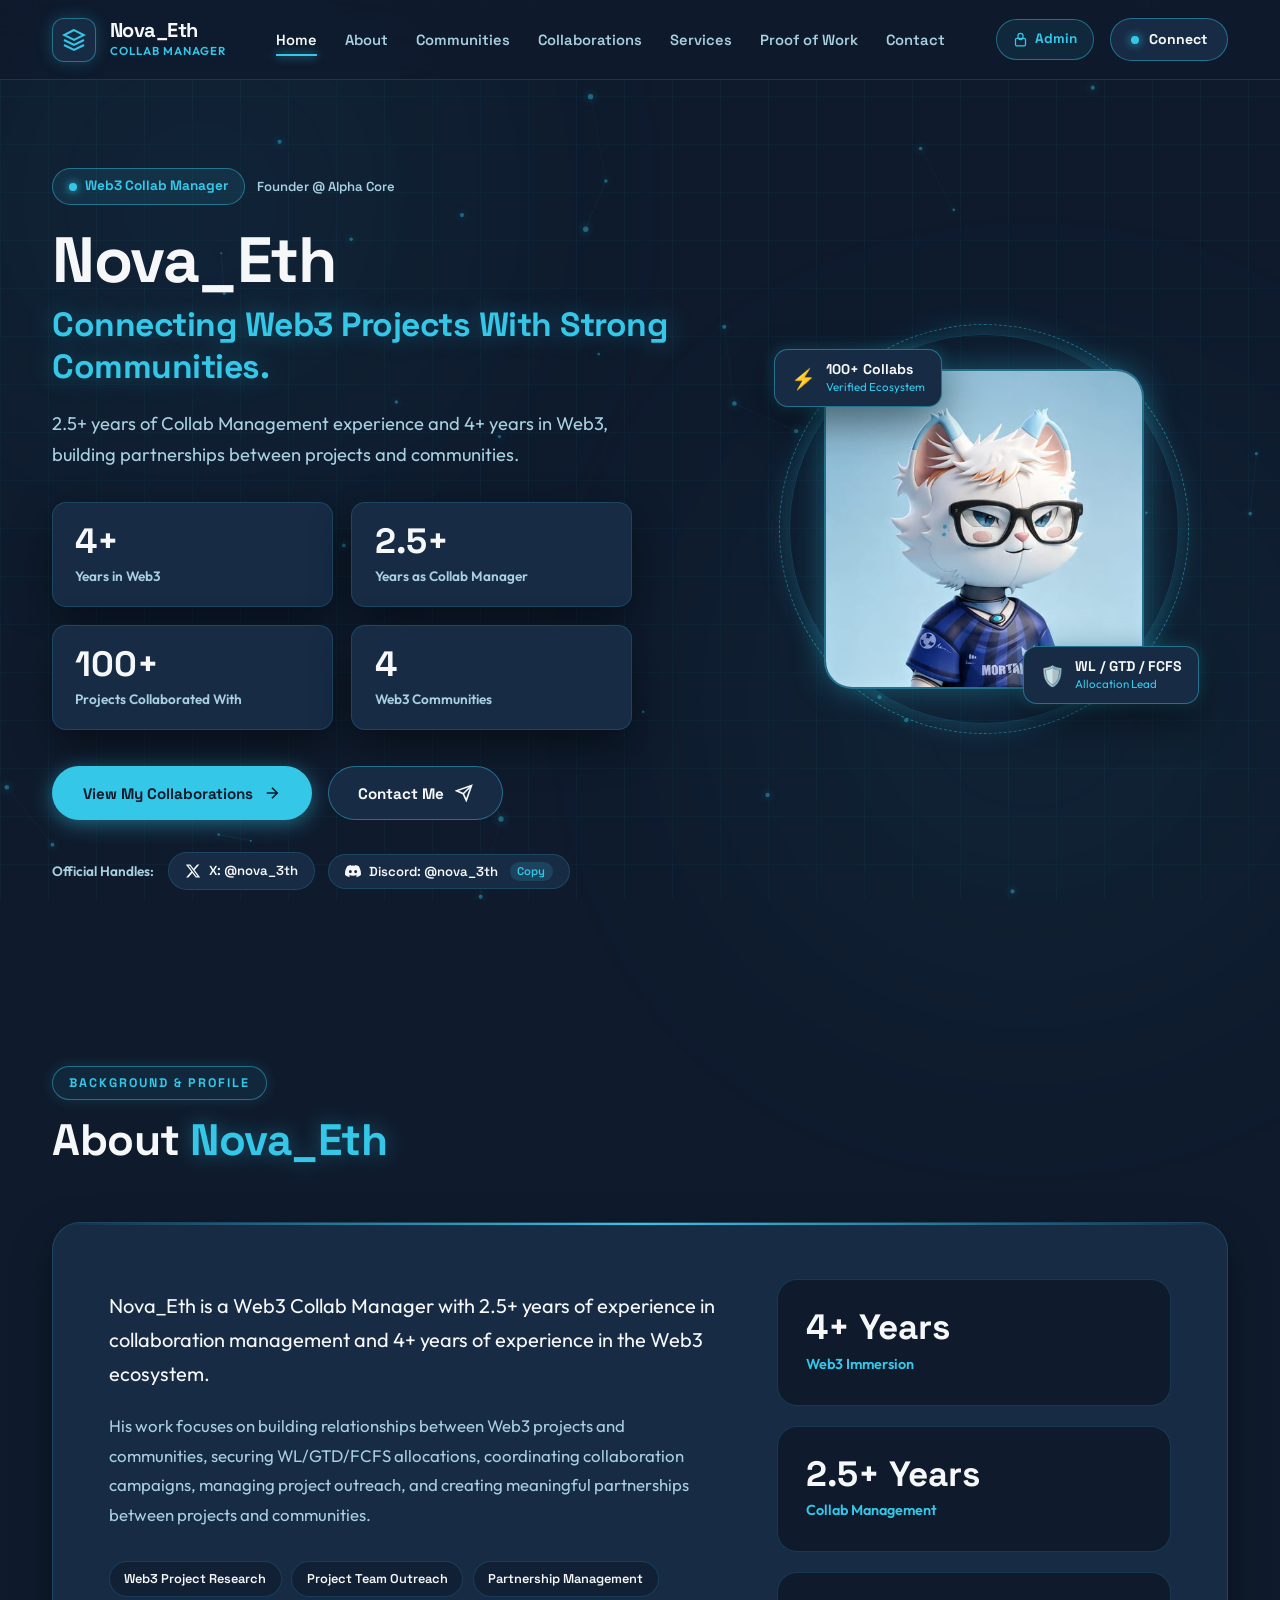
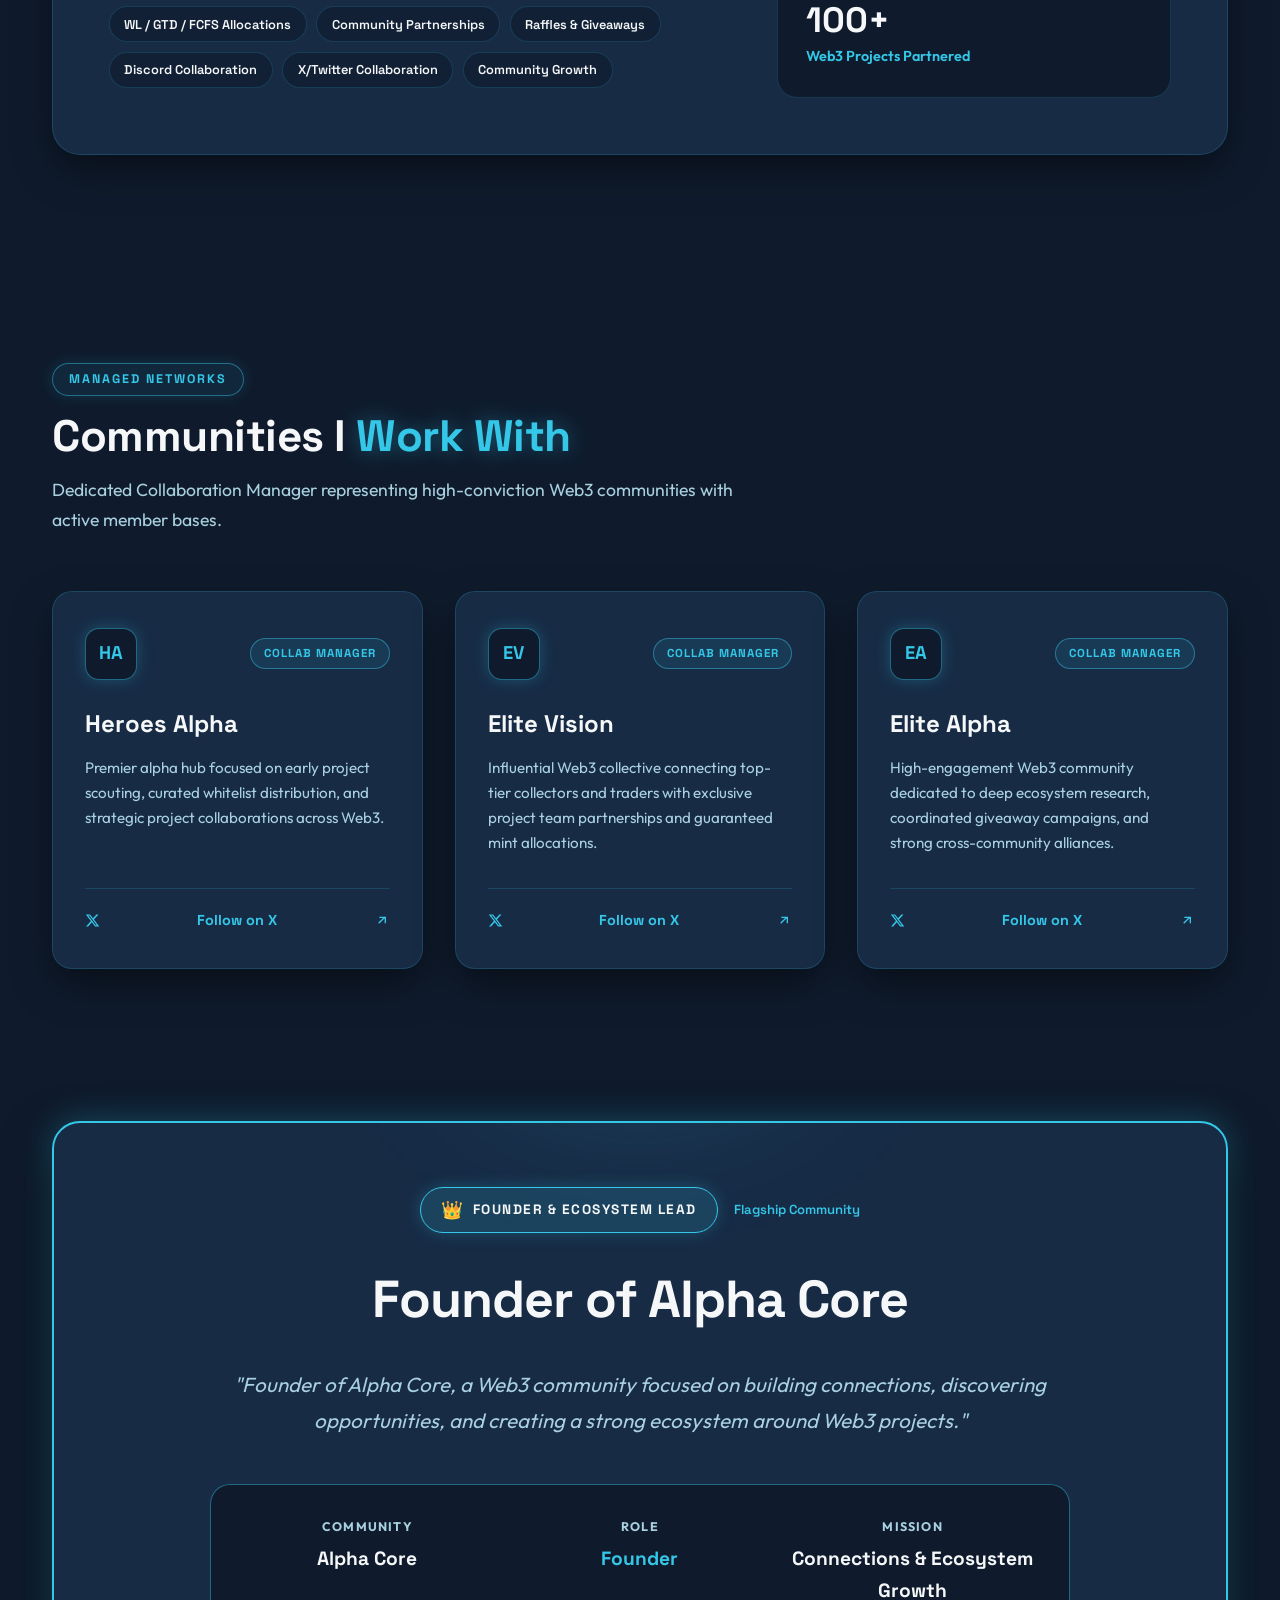
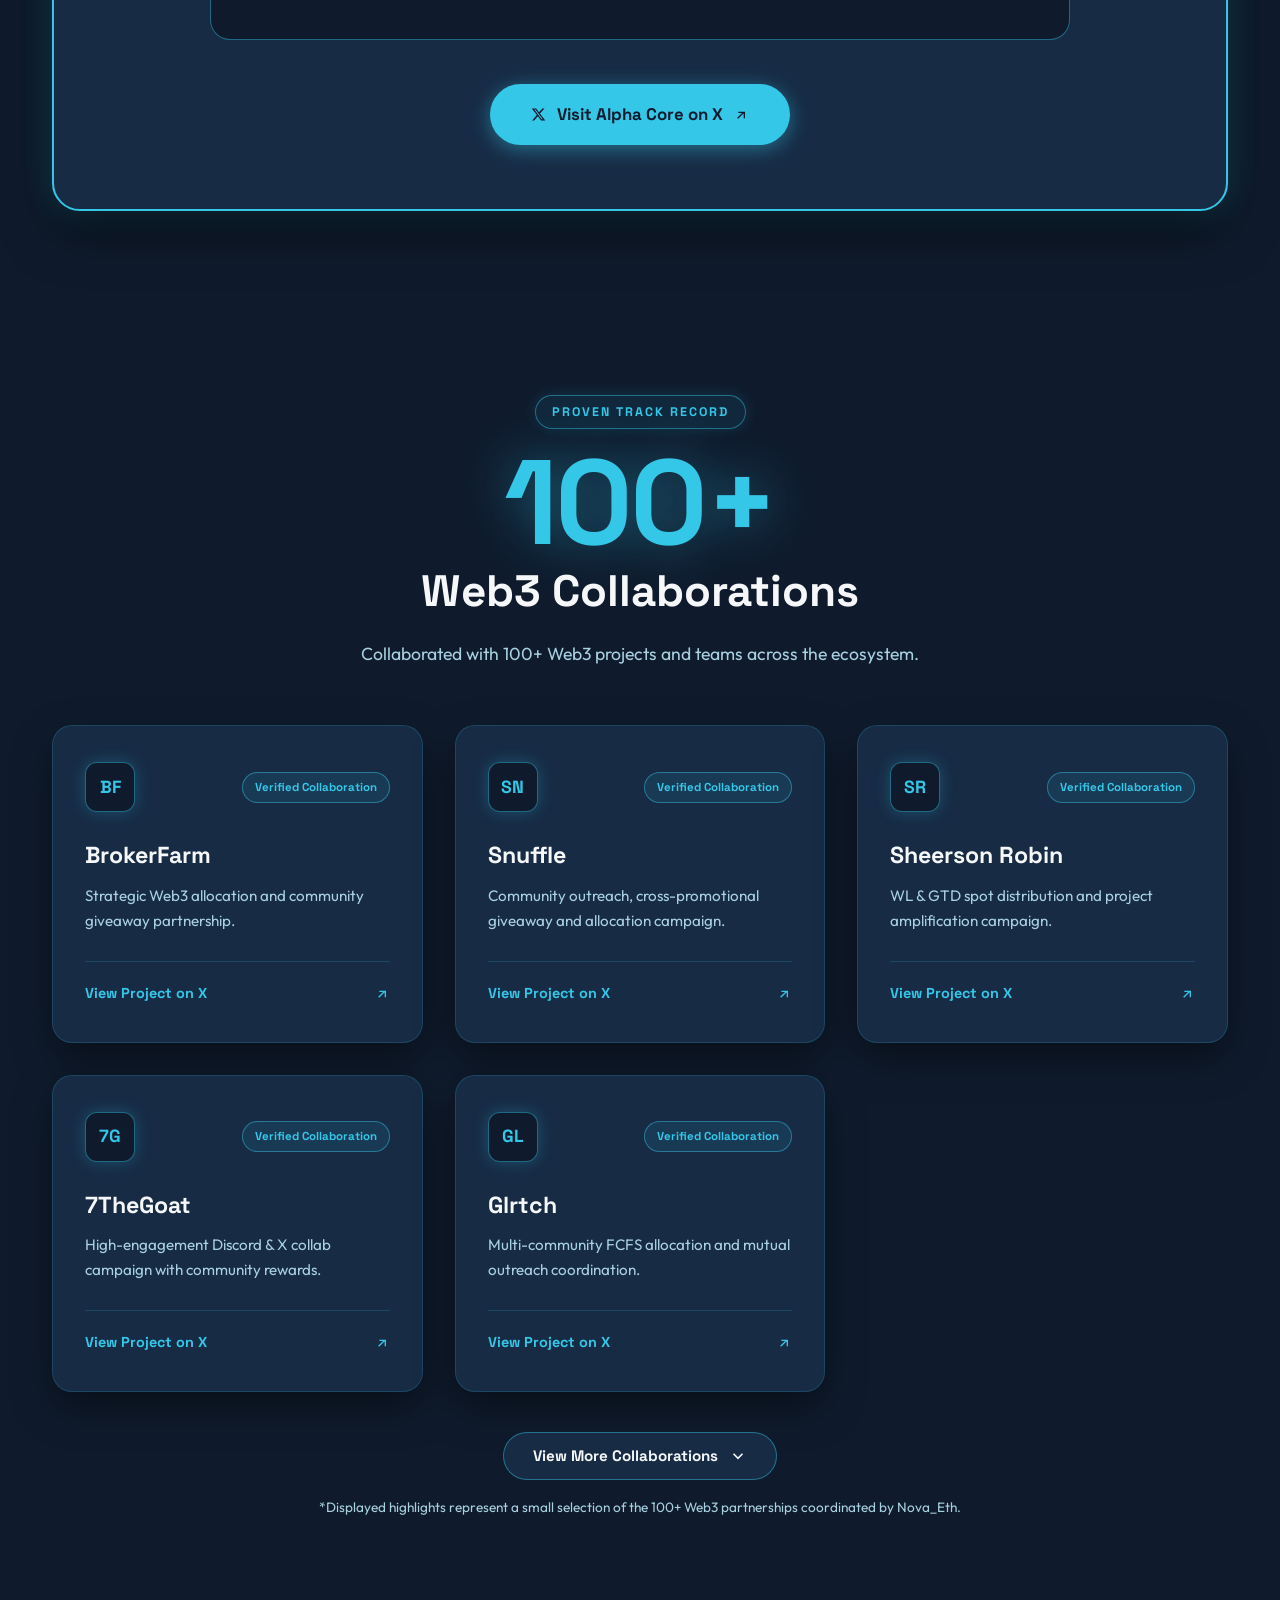
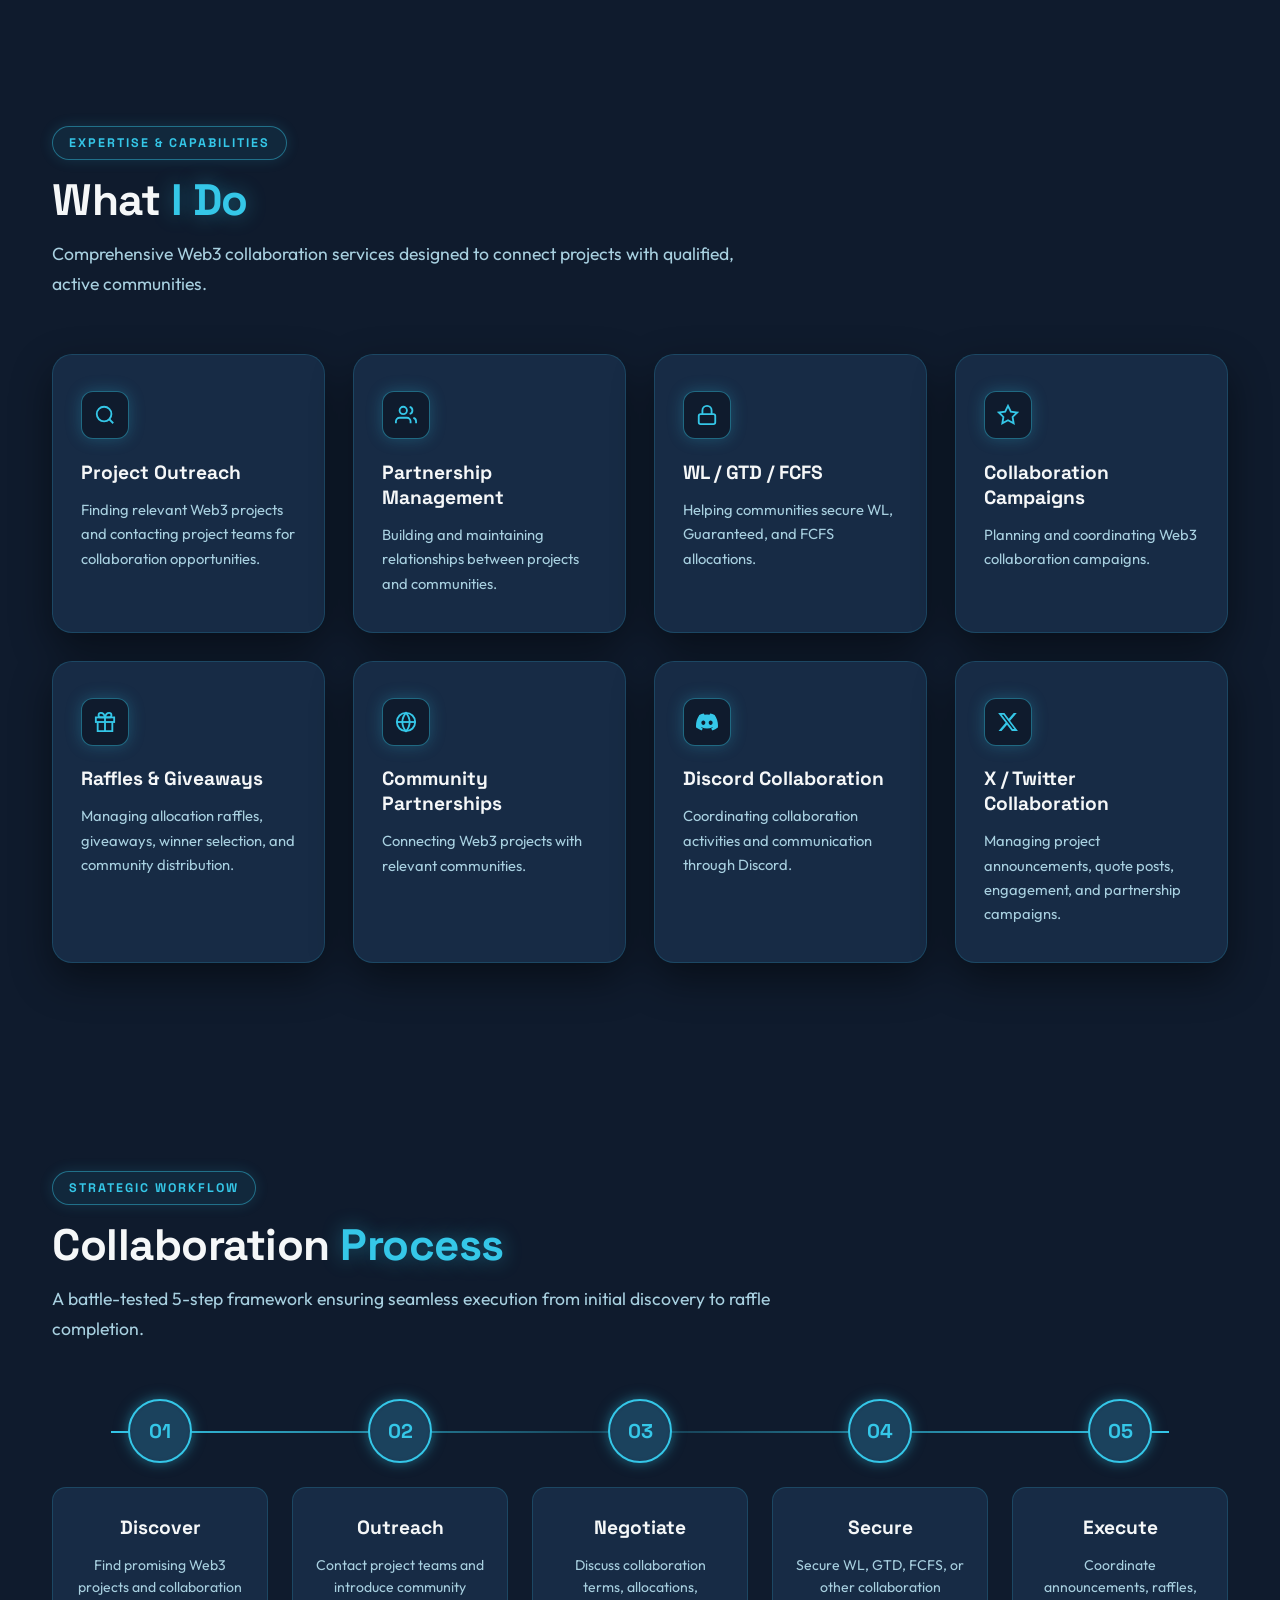
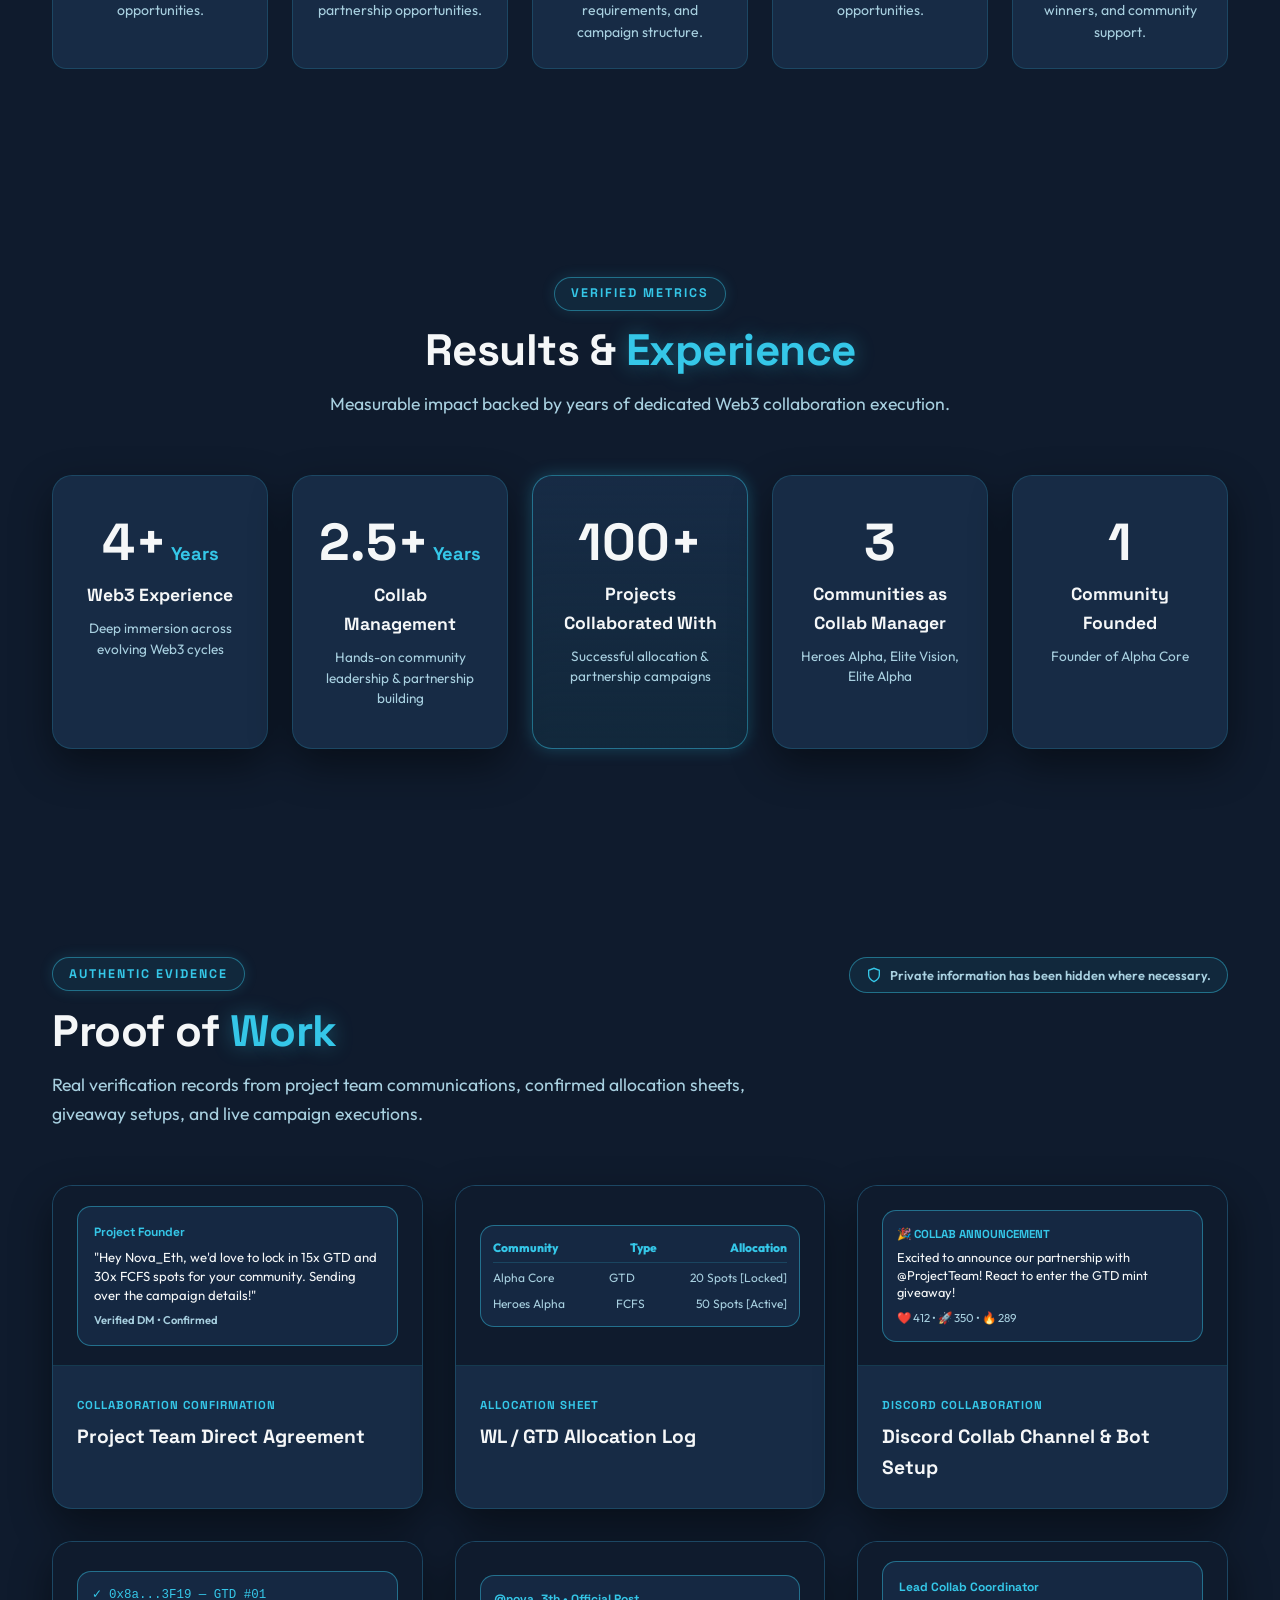
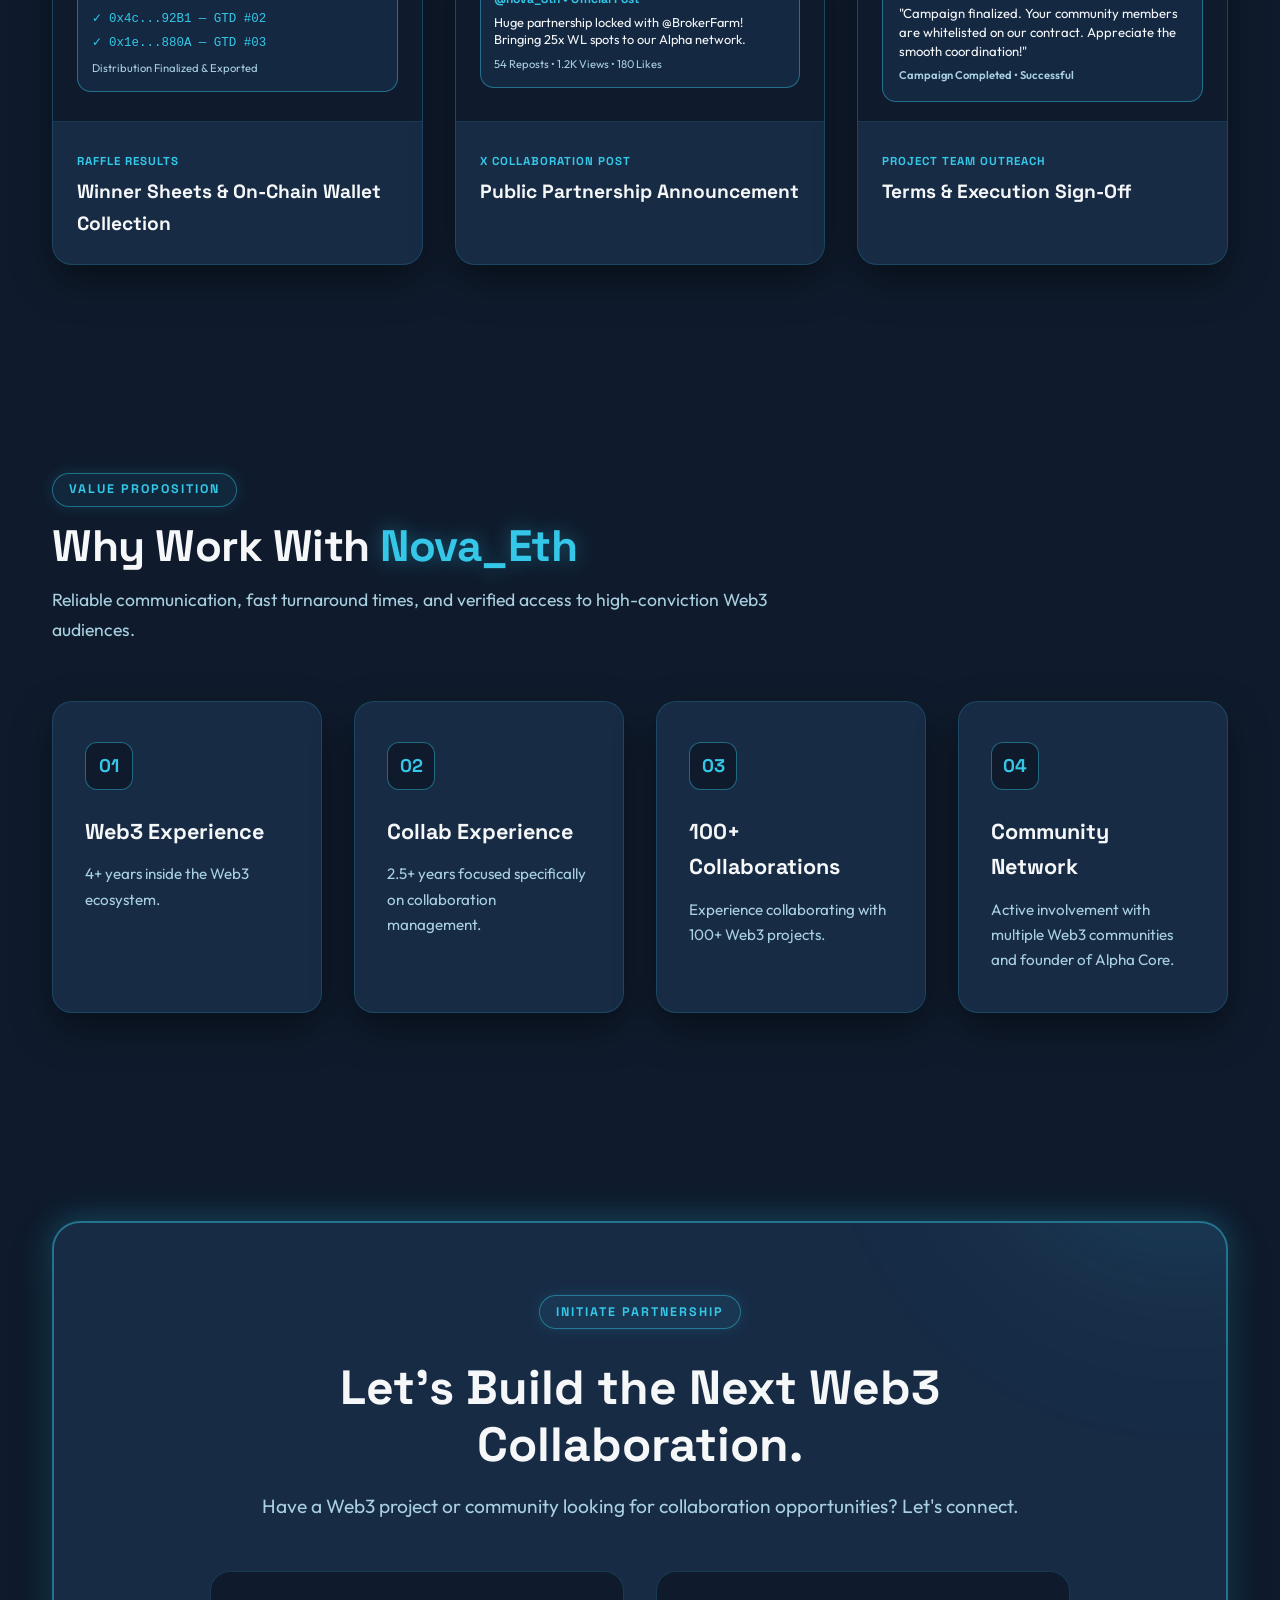
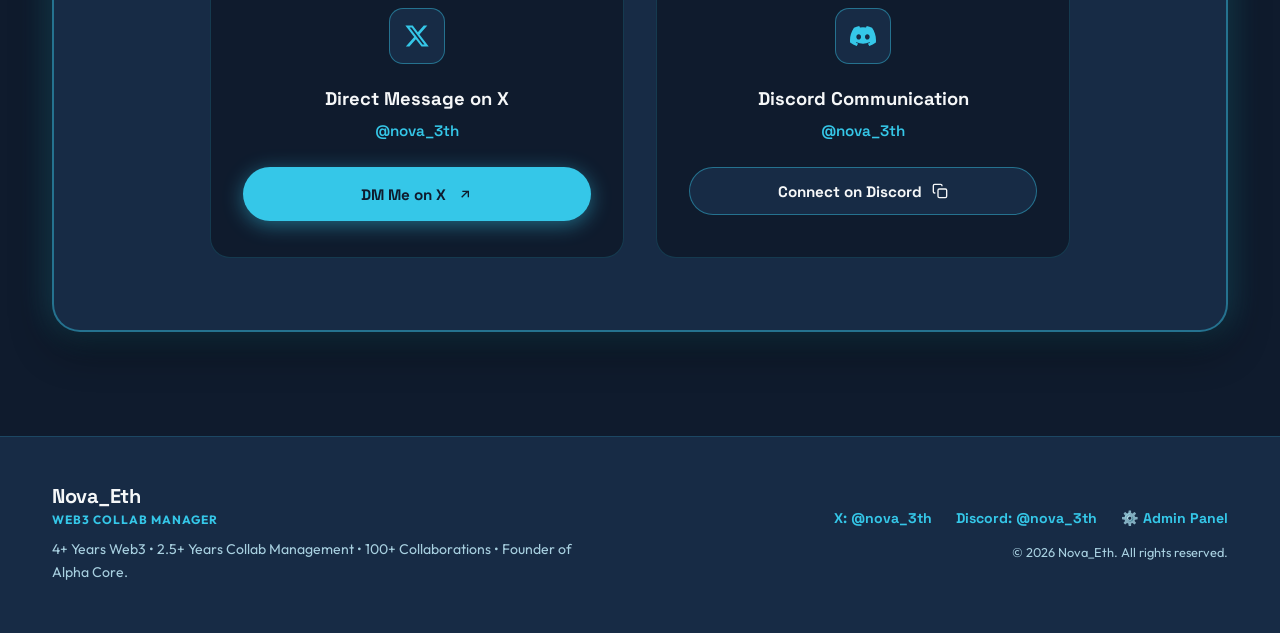
<file: index.html>
<!DOCTYPE html>
<html lang="en">
<head>
  <meta charset="UTF-8">
  <meta name="viewport" content="width=device-width, initial-scale=1.0">
  <meta name="description" content="Nova_Eth | Professional Web3 Collab Manager. 2.5+ years of Collab Management experience and 4+ years in Web3, building partnerships between projects and communities.">
  <meta name="keywords" content="Nova_Eth, Web3 Collab Manager, Web3 Collaborations, Alpha Core, WL Allocations, GTD Allocations, Discord Collaborations, Twitter Web3">
  <meta name="author" content="Nova_Eth">
  <title>Nova_Eth | Web3 Collab Manager & Founder of Alpha Core</title>

  <!-- Google Fonts: Space Grotesk & Outfit -->
  <link rel="preconnect" href="https://fonts.googleapis.com">
  <link rel="preconnect" href="https://fonts.gstatic.com" crossorigin>
  <link href="https://fonts.googleapis.com/css2?family=Outfit:wght@300;400;500;600;700;800;900&family=Space+Grotesk:wght@400;500;600;700&display=swap" rel="stylesheet">

  <!-- Main Stylesheet -->
  <link rel="stylesheet" href="style.css">
</head>
<body>
  <!-- Futuristic Web3 Background: Digital Grid & Particle Canvas -->
  <div class="web3-bg-grid" aria-hidden="true"></div>
  <canvas id="networkCanvas" class="network-canvas" aria-hidden="true"></canvas>
  <div class="cyan-glow-orb glow-top-left" aria-hidden="true"></div>
  <div class="cyan-glow-orb glow-bottom-right" aria-hidden="true"></div>

  <!-- Sticky Modern Navigation Bar -->
  <header class="navbar" id="navbar">
    <div class="nav-container">
      
      <!-- Brand Logo -->
      <a href="#home" class="nav-brand">
        <div class="brand-icon-box">
          <svg viewBox="0 0 24 24" fill="none" stroke="currentColor" stroke-width="2" class="brand-svg">
            <polygon points="12 2 2 7 12 12 22 7 12 2"/>
            <polyline points="2 17 12 22 22 17"/>
            <polyline points="2 12 12 17 22 12"/>
          </svg>
        </div>
        <div class="brand-title-group">
          <span class="brand-name">Nova_Eth</span>
          <span class="brand-role-tag">Collab Manager</span>
        </div>
      </a>

      <!-- Desktop Nav Links -->
      <nav class="nav-menu" id="navMenu">
        <ul class="nav-links">
          <li><a href="#home" class="nav-item active">Home</a></li>
          <li><a href="#about" class="nav-item">About</a></li>
          <li><a href="#communities" class="nav-item">Communities</a></li>
          <li><a href="#collaborations" class="nav-item">Collaborations</a></li>
          <li><a href="#services" class="nav-item">Services</a></li>
          <li><a href="#proof" class="nav-item">Proof of Work</a></li>
          <li><a href="#contact" class="nav-item">Contact</a></li>
        </ul>
      </nav>

      <!-- Right Action & Mobile Toggle -->
      <div class="nav-actions">
        <a href="admin.html" class="btn-nav-admin" title="Admin Panel">
          <svg width="15" height="15" viewBox="0 0 24 24" fill="none" stroke="currentColor" stroke-width="2"><path d="M12 2a4 4 0 0 1 4 4v2a4 4 0 0 1-8 0V6a4 4 0 0 1 4-4z"/><rect x="4" y="10" width="16" height="12" rx="2"/></svg>
          <span>Admin</span>
        </a>
        <a href="#contact" class="btn-nav-connect">
          <span class="pulse-cyan-dot"></span>
          <span>Connect</span>
        </a>
        <button class="menu-toggle" id="menuToggle" aria-label="Toggle navigation">
          <span class="bar"></span>
          <span class="bar"></span>
          <span class="bar"></span>
        </button>
      </div>

    </div>
  </header>

  <main>
    <!-- HERO SECTION -->
    <section class="section hero-section" id="home">
      <div class="container hero-container">
        
        <!-- Left Hero Content -->
        <div class="hero-content">
          <div class="hero-badge-wrap">
            <span class="hero-badge">
              <span class="badge-dot"></span>
              Web3 Collab Manager
            </span>
            <span class="hero-badge-sub">Founder @ Alpha Core</span>
          </div>

          <h1 class="hero-title">
            <span class="name-highlight">Nova_Eth</span>
            <span class="hero-headline">Connecting Web3 Projects With Strong Communities.</span>
          </h1>

          <p class="hero-description">
            2.5+ years of Collab Management experience and 4+ years in Web3, building partnerships between projects and communities.
          </p>

          <!-- Verified Statistics Grid -->
          <div class="hero-stats-grid">
            <div class="hero-stat-card">
              <span class="stat-number">4+</span>
              <span class="stat-label">Years in Web3</span>
            </div>
            <div class="hero-stat-card">
              <span class="stat-number">2.5+</span>
              <span class="stat-label">Years as Collab Manager</span>
            </div>
            <div class="hero-stat-card">
              <span class="stat-number">100+</span>
              <span class="stat-label">Projects Collaborated With</span>
            </div>
            <div class="hero-stat-card">
              <span class="stat-number">4</span>
              <span class="stat-label">Web3 Communities</span>
            </div>
          </div>

          <!-- CTA Buttons -->
          <div class="hero-cta-group">
            <a href="#collaborations" class="btn btn-primary">
              <span>View My Collaborations</span>
              <svg viewBox="0 0 24 24" fill="none" stroke="currentColor" stroke-width="2" class="btn-icon">
                <path d="M5 12h14M12 5l7 7-7 7"/>
              </svg>
            </a>
            <a href="#contact" class="btn btn-secondary">
              <span>Contact Me</span>
              <svg viewBox="0 0 24 24" fill="none" stroke="currentColor" stroke-width="2" class="btn-icon">
                <line x1="22" y1="2" x2="11" y2="13"/>
                <polygon points="22 2 15 22 11 13 2 9 22 2"/>
              </svg>
            </a>
          </div>

          <!-- Hero Social Handles -->
          <div class="hero-social-row">
            <span class="social-label">Official Handles:</span>
            <a href="https://x.com/nova_3th" target="_blank" rel="noopener noreferrer" class="social-pill" title="Follow on X (Twitter)">
              <svg viewBox="0 0 24 24" fill="currentColor" class="social-svg">
                <path d="M18.244 2.25h3.308l-7.227 8.26 8.502 11.24H16.17l-5.214-6.817L4.99 21.75H1.68l7.73-8.835L1.254 2.25H8.08l4.713 6.231zm-1.161 17.52h1.833L7.084 4.126H5.117z"/>
              </svg>
              <span>X: @nova_3th</span>
            </a>
            <button class="social-pill discord-copy-pill" id="heroDiscordBtn" data-discord="@nova_3th" title="Copy Discord Tag">
              <svg viewBox="0 0 24 24" fill="currentColor" class="social-svg">
                <path d="M20.317 4.37a19.791 19.791 0 0 0-4.885-1.515.074.074 0 0 0-.079.037c-.21.375-.444.864-.608 1.25a18.27 18.27 0 0 0-5.487 0 12.64 12.64 0 0 0-.617-1.25.077.077 0 0 0-.079-.037A19.736 19.736 0 0 0 3.677 4.37a.07.07 0 0 0-.032.027C.533 9.046-.32 13.58.099 18.057a.082.082 0 0 0 .031.057 19.9 19.9 0 0 0 5.993 3.03.078.078 0 0 0 .084-.028 14.09 14.09 0 0 0 1.226-1.994.076.076 0 0 0-.041-.106 13.107 13.107 0 0 1-1.872-.892.077.077 0 0 1-.008-.128 10.2 10.2 0 0 0 .372-.292.074.074 0 0 1 .077-.01c3.929 1.793 8.18 1.793 12.061 0a.074.074 0 0 1 .078.01c.12.098.246.198.373.292a.077.077 0 0 1-.006.127 12.299 12.299 0 0 1-1.873.894.077.077 0 0 0-.041.107c.36.698.772 1.362 1.225 1.993a.076.076 0 0 0 .084.028 19.839 19.839 0 0 0 6.002-3.03.077.077 0 0 0 .032-.054c.5-5.177-.838-9.674-3.549-13.66a.061.061 0 0 0-.031-.028zM8.02 15.33c-1.183 0-2.157-1.085-2.157-2.419 0-1.333.956-2.419 2.157-2.419 1.21 0 2.176 1.096 2.157 2.42 0 1.333-.956 2.418-2.157 2.418zm7.975 0c-1.183 0-2.157-1.085-2.157-2.419 0-1.333.955-2.419 2.157-2.419 1.21 0 2.176 1.096 2.157 2.42 0 1.333-.946 2.418-2.157 2.418z"/>
              </svg>
              <span class="discord-tag-text">Discord: @nova_3th</span>
              <span class="copy-tag-pill">Copy</span>
            </button>
          </div>
        </div>

        <!-- Right Hero Visual: Profile & Web3 Circuit -->
        <div class="hero-visual">
          <div class="web3-avatar-frame">
            <div class="circuit-ring circuit-outer"></div>
            <div class="circuit-ring circuit-inner"></div>
            
            <div class="avatar-container">
              <!-- Professional profile image placeholder; currently equipped with official Nova_Eth avatar -->
              <img src="nova_eth.jpg" alt="Nova_Eth - Web3 Collab Manager Profile Avatar" class="avatar-img" id="heroProfileImg">
            </div>

            <!-- Floating Web3 Badges -->
            <div class="floating-web3-tag tag-top">
              <span class="web3-icon">⚡</span>
              <div class="tag-meta">
                <span class="tag-title">100+ Collabs</span>
                <span class="tag-desc">Verified Ecosystem</span>
              </div>
            </div>

            <div class="floating-web3-tag tag-bottom">
              <span class="web3-icon">🛡️</span>
              <div class="tag-meta">
                <span class="tag-title">WL / GTD / FCFS</span>
                <span class="tag-desc">Allocation Lead</span>
              </div>
            </div>
          </div>
        </div>

      </div>
    </section>

    <!-- ABOUT ME SECTION -->
    <section class="section about-section" id="about">
      <div class="container">
        
        <div class="section-heading">
          <span class="section-tag">BACKGROUND & PROFILE</span>
          <h2 class="section-title">About <span class="cyan-text">Nova_Eth</span></h2>
        </div>

        <div class="about-card">
          <div class="about-grid">
            
            <div class="about-main-text">
              <p class="about-lead">
                <strong>Nova_Eth</strong> is a Web3 Collab Manager with <strong>2.5+ years of experience</strong> in collaboration management and <strong>4+ years of experience</strong> in the Web3 ecosystem.
              </p>
              <p class="about-body">
                His work focuses on building relationships between Web3 projects and communities, securing WL/GTD/FCFS allocations, coordinating collaboration campaigns, managing project outreach, and creating meaningful partnerships between projects and communities.
              </p>
              
              <!-- Core Skill Pills -->
              <div class="about-skills-matrix">
                <span class="skill-chip">Web3 Project Research</span>
                <span class="skill-chip">Project Team Outreach</span>
                <span class="skill-chip">Partnership Management</span>
                <span class="skill-chip">WL / GTD / FCFS Allocations</span>
                <span class="skill-chip">Community Partnerships</span>
                <span class="skill-chip">Raffles & Giveaways</span>
                <span class="skill-chip">Discord Collaboration</span>
                <span class="skill-chip">X/Twitter Collaboration</span>
                <span class="skill-chip">Community Growth</span>
              </div>
            </div>

            <div class="about-side-stats">
              <div class="about-stat-box">
                <span class="stat-highlight-val">4+ Years</span>
                <span class="stat-highlight-name">Web3 Immersion</span>
              </div>
              <div class="about-stat-box">
                <span class="stat-highlight-val">2.5+ Years</span>
                <span class="stat-highlight-name">Collab Management</span>
              </div>
              <div class="about-stat-box">
                <span class="stat-highlight-val">100+</span>
                <span class="stat-highlight-name">Web3 Projects Partnered</span>
              </div>
            </div>

          </div>
        </div>

      </div>
    </section>

    <!-- COMMUNITIES I WORK WITH SECTION -->
    <section class="section communities-section" id="communities">
      <div class="container">
        
        <div class="section-heading">
          <span class="section-tag">MANAGED NETWORKS</span>
          <h2 class="section-title">Communities I <span class="cyan-text">Work With</span></h2>
          <p class="section-subtitle">
            Dedicated Collaboration Manager representing high-conviction Web3 communities with active member bases.
          </p>
        </div>

        <div class="communities-grid">
          
          <!-- Community 1: Heroes Alpha -->
          <div class="community-card">
            <div class="community-card-header">
              <div class="community-logo-box">
                <span class="community-avatar-initial">HA</span>
              </div>
              <span class="role-badge">Collab Manager</span>
            </div>
            
            <h3 class="community-name">Heroes Alpha</h3>
            <p class="community-desc">
              Premier alpha hub focused on early project scouting, curated whitelist distribution, and strategic project collaborations across Web3.
            </p>

            <div class="community-footer">
              <a href="https://x.com/herosalpha?s=20" target="_blank" rel="noopener noreferrer" class="btn-community-x">
                <svg viewBox="0 0 24 24" fill="currentColor" class="social-svg-small">
                  <path d="M18.244 2.25h3.308l-7.227 8.26 8.502 11.24H16.17l-5.214-6.817L4.99 21.75H1.68l7.73-8.835L1.254 2.25H8.08l4.713 6.231zm-1.161 17.52h1.833L7.084 4.126H5.117z"/>
                </svg>
                <span>Follow on X</span>
                <svg viewBox="0 0 24 24" fill="none" stroke="currentColor" stroke-width="2" class="arrow-svg"><path d="M7 17l9.2-9.2M17 17V8H8"/></svg>
              </a>
            </div>
          </div>

          <!-- Community 2: Elite Vision -->
          <div class="community-card">
            <div class="community-card-header">
              <div class="community-logo-box">
                <span class="community-avatar-initial">EV</span>
              </div>
              <span class="role-badge">Collab Manager</span>
            </div>
            
            <h3 class="community-name">Elite Vision</h3>
            <p class="community-desc">
              Influential Web3 collective connecting top-tier collectors and traders with exclusive project team partnerships and guaranteed mint allocations.
            </p>

            <div class="community-footer">
              <a href="https://x.com/_EliteVisions_?s=20" target="_blank" rel="noopener noreferrer" class="btn-community-x">
                <svg viewBox="0 0 24 24" fill="currentColor" class="social-svg-small">
                  <path d="M18.244 2.25h3.308l-7.227 8.26 8.502 11.24H16.17l-5.214-6.817L4.99 21.75H1.68l7.73-8.835L1.254 2.25H8.08l4.713 6.231zm-1.161 17.52h1.833L7.084 4.126H5.117z"/>
                </svg>
                <span>Follow on X</span>
                <svg viewBox="0 0 24 24" fill="none" stroke="currentColor" stroke-width="2" class="arrow-svg"><path d="M7 17l9.2-9.2M17 17V8H8"/></svg>
              </a>
            </div>
          </div>

          <!-- Community 3: Elite Alpha -->
          <div class="community-card">
            <div class="community-card-header">
              <div class="community-logo-box">
                <span class="community-avatar-initial">EA</span>
              </div>
              <span class="role-badge">Collab Manager</span>
            </div>
            
            <h3 class="community-name">Elite Alpha</h3>
            <p class="community-desc">
              High-engagement Web3 community dedicated to deep ecosystem research, coordinated giveaway campaigns, and strong cross-community alliances.
            </p>

            <div class="community-footer">
              <a href="https://x.com/EliteAlpha_web3?s=20" target="_blank" rel="noopener noreferrer" class="btn-community-x">
                <svg viewBox="0 0 24 24" fill="currentColor" class="social-svg-small">
                  <path d="M18.244 2.25h3.308l-7.227 8.26 8.502 11.24H16.17l-5.214-6.817L4.99 21.75H1.68l7.73-8.835L1.254 2.25H8.08l4.713 6.231zm-1.161 17.52h1.833L7.084 4.126H5.117z"/>
                </svg>
                <span>Follow on X</span>
                <svg viewBox="0 0 24 24" fill="none" stroke="currentColor" stroke-width="2" class="arrow-svg"><path d="M7 17l9.2-9.2M17 17V8H8"/></svg>
              </a>
            </div>
          </div>

        </div>

      </div>
    </section>

    <!-- FOUNDER SECTION: VISUALLY DISTINCT CENTERPIECE -->
    <section class="section founder-section" id="founder">
      <div class="container">
        
        <div class="founder-showcase-card">
          <div class="founder-glow-backdrop"></div>
          
          <div class="founder-inner-content">
            <div class="founder-badge-row">
              <span class="founder-pill">
                <span class="crown-icon">👑</span>
                FOUNDER & ECOSYSTEM LEAD
              </span>
              <span class="founder-community-tag">Flagship Community</span>
            </div>

            <h2 class="founder-title">Founder of <span class="cyan-text">Alpha Core</span></h2>
            
            <p class="founder-quote">
              "Founder of Alpha Core, a Web3 community focused on building connections, discovering opportunities, and creating a strong ecosystem around Web3 projects."
            </p>

            <div class="founder-meta-grid">
              <div class="founder-meta-item">
                <span class="meta-label">Community</span>
                <span class="meta-val">Alpha Core</span>
              </div>
              <div class="founder-meta-item">
                <span class="meta-label">Role</span>
                <span class="meta-val cyan-highlight">Founder</span>
              </div>
              <div class="founder-meta-item">
                <span class="meta-label">Mission</span>
                <span class="meta-val">Connections & Ecosystem Growth</span>
              </div>
            </div>

            <div class="founder-actions">
              <a href="https://x.com/Alpha_Core1?s=20" target="_blank" rel="noopener noreferrer" class="btn btn-primary founder-btn">
                <svg viewBox="0 0 24 24" fill="currentColor" class="social-svg-small">
                  <path d="M18.244 2.25h3.308l-7.227 8.26 8.502 11.24H16.17l-5.214-6.817L4.99 21.75H1.68l7.73-8.835L1.254 2.25H8.08l4.713 6.231zm-1.161 17.52h1.833L7.084 4.126H5.117z"/>
                </svg>
                <span>Visit Alpha Core on X</span>
                <svg viewBox="0 0 24 24" fill="none" stroke="currentColor" stroke-width="2" class="arrow-svg"><path d="M7 17l9.2-9.2M17 17V8H8"/></svg>
              </a>
            </div>
          </div>
        </div>

      </div>
    </section>

    <!-- 100+ WEB3 COLLABORATIONS SECTION -->
    <section class="section collabs-section" id="collaborations">
      <div class="container">
        
        <div class="section-heading text-center">
          <span class="section-tag">PROVEN TRACK RECORD</span>
          
          <!-- Large 100+ Visual Centerpiece -->
          <div class="centerpiece-banner">
            <span class="collab-hero-number">100+</span>
            <h2 class="collab-hero-title">Web3 Collaborations</h2>
          </div>

          <p class="section-subtitle center-subtitle">
            Collaborated with 100+ Web3 projects and teams across the ecosystem.
          </p>
        </div>

        <!-- Project Cards Grid -->
        <div class="projects-grid">
          
          <!-- Project 1: BrokerFarm -->
          <div class="collab-project-card">
            <div class="project-card-header">
              <div class="project-logo-placeholder">
                <span class="project-monogram">BF</span>
              </div>
              <span class="collab-badge">Verified Collaboration</span>
            </div>
            
            <h3 class="collab-project-name">BrokerFarm</h3>
            <p class="collab-project-desc">Strategic Web3 allocation and community giveaway partnership.</p>
            
            <div class="collab-card-footer">
              <a href="https://x.com/BrokerFarm?s=20" target="_blank" rel="noopener noreferrer" class="btn-view-project">
                <span>View Project on X</span>
                <svg viewBox="0 0 24 24" fill="none" stroke="currentColor" stroke-width="2" class="arrow-svg"><path d="M7 17l9.2-9.2M17 17V8H8"/></svg>
              </a>
            </div>
          </div>

          <!-- Project 2: Snuffle -->
          <div class="collab-project-card">
            <div class="project-card-header">
              <div class="project-logo-placeholder">
                <span class="project-monogram">SN</span>
              </div>
              <span class="collab-badge">Verified Collaboration</span>
            </div>
            
            <h3 class="collab-project-name">Snuffle</h3>
            <p class="collab-project-desc">Community outreach, cross-promotional giveaway and allocation campaign.</p>
            
            <div class="collab-card-footer">
              <a href="https://x.com/snuffle_rh?s=20" target="_blank" rel="noopener noreferrer" class="btn-view-project">
                <span>View Project on X</span>
                <svg viewBox="0 0 24 24" fill="none" stroke="currentColor" stroke-width="2" class="arrow-svg"><path d="M7 17l9.2-9.2M17 17V8H8"/></svg>
              </a>
            </div>
          </div>

          <!-- Project 3: Sheerson Robin -->
          <div class="collab-project-card">
            <div class="project-card-header">
              <div class="project-logo-placeholder">
                <span class="project-monogram">SR</span>
              </div>
              <span class="collab-badge">Verified Collaboration</span>
            </div>
            
            <h3 class="collab-project-name">Sheerson Robin</h3>
            <p class="collab-project-desc">WL & GTD spot distribution and project amplification campaign.</p>
            
            <div class="collab-card-footer">
              <a href="https://x.com/sheersonrobin?s=20" target="_blank" rel="noopener noreferrer" class="btn-view-project">
                <span>View Project on X</span>
                <svg viewBox="0 0 24 24" fill="none" stroke="currentColor" stroke-width="2" class="arrow-svg"><path d="M7 17l9.2-9.2M17 17V8H8"/></svg>
              </a>
            </div>
          </div>

          <!-- Project 4: 7TheGoat -->
          <div class="collab-project-card">
            <div class="project-card-header">
              <div class="project-logo-placeholder">
                <span class="project-monogram">7G</span>
              </div>
              <span class="collab-badge">Verified Collaboration</span>
            </div>
            
            <h3 class="collab-project-name">7TheGoat</h3>
            <p class="collab-project-desc">High-engagement Discord & X collab campaign with community rewards.</p>
            
            <div class="collab-card-footer">
              <a href="https://x.com/7thegoat?s=20" target="_blank" rel="noopener noreferrer" class="btn-view-project">
                <span>View Project on X</span>
                <svg viewBox="0 0 24 24" fill="none" stroke="currentColor" stroke-width="2" class="arrow-svg"><path d="M7 17l9.2-9.2M17 17V8H8"/></svg>
              </a>
            </div>
          </div>

          <!-- Project 5: Glrtch -->
          <div class="collab-project-card">
            <div class="project-card-header">
              <div class="project-logo-placeholder">
                <span class="project-monogram">GL</span>
              </div>
              <span class="collab-badge">Verified Collaboration</span>
            </div>
            
            <h3 class="collab-project-name">Glrtch</h3>
            <p class="collab-project-desc">Multi-community FCFS allocation and mutual outreach coordination.</p>
            
            <div class="collab-card-footer">
              <a href="https://x.com/Glrtch?s=20" target="_blank" rel="noopener noreferrer" class="btn-view-project">
                <span>View Project on X</span>
                <svg viewBox="0 0 24 24" fill="none" stroke="currentColor" stroke-width="2" class="arrow-svg"><path d="M7 17l9.2-9.2M17 17V8H8"/></svg>
              </a>
            </div>
          </div>

        </div>

        <!-- Expandable Area for 100+ Collaborations -->
        <div class="expandable-collabs-wrap">
          <div class="expanded-grid hidden" id="moreCollabsContainer">
            
            <div class="collab-project-card placeholder-collab-card">
              <div class="project-card-header">
                <div class="project-logo-placeholder"><span class="project-monogram">W3</span></div>
                <span class="collab-badge">Tier-1 NFT Projects</span>
              </div>
              <h3 class="collab-project-name">Gaming & Metaverse PFP Collabs</h3>
              <p class="collab-project-desc">Coordinated multi-spot guaranteed mints with top gaming ecosystems.</p>
              <div class="collab-card-footer">
                <span class="pill-verified">100+ Total Network</span>
              </div>
            </div>

            <div class="collab-project-card placeholder-collab-card">
              <div class="project-card-header">
                <div class="project-logo-placeholder"><span class="project-monogram">DF</span></div>
                <span class="collab-badge">DeFi & Tooling</span>
              </div>
              <h3 class="collab-project-name">Web3 Infrastructure & Bot Tools</h3>
              <p class="collab-project-desc">Early access beta pass raffles and community utility distribution.</p>
              <div class="collab-card-footer">
                <span class="pill-verified">100+ Total Network</span>
              </div>
            </div>

            <div class="collab-project-card placeholder-collab-card">
              <div class="project-card-header">
                <div class="project-logo-placeholder"><span class="project-monogram">AL</span></div>
                <span class="collab-badge">Alpha Collaborations</span>
              </div>
              <h3 class="collab-project-name">Cross-Alpha Alliances</h3>
              <p class="collab-project-desc">Direct allocations negotiated between major Web3 alpha groups.</p>
              <div class="collab-card-footer">
                <span class="pill-verified">100+ Total Network</span>
              </div>
            </div>

          </div>

          <div class="expand-btn-center">
            <button class="btn btn-secondary" id="toggleMoreCollabsBtn">
              <span id="toggleCollabsBtnText">View More Collaborations</span>
              <svg viewBox="0 0 24 24" fill="none" stroke="currentColor" stroke-width="2" class="btn-icon" id="toggleCollabsIcon">
                <polyline points="6 9 12 15 18 9"></polyline>
              </svg>
            </button>
            <p class="collab-note">
              *Displayed highlights represent a small selection of the 100+ Web3 partnerships coordinated by Nova_Eth.
            </p>
          </div>
        </div>

      </div>
    </section>

    <!-- WHAT I DO (SERVICES) SECTION -->
    <section class="section services-section" id="services">
      <div class="container">
        
        <div class="section-heading">
          <span class="section-tag">EXPERTISE & CAPABILITIES</span>
          <h2 class="section-title">What <span class="cyan-text">I Do</span></h2>
          <p class="section-subtitle">
            Comprehensive Web3 collaboration services designed to connect projects with qualified, active communities.
          </p>
        </div>

        <div class="services-grid">
          
          <!-- 1. Project Outreach -->
          <div class="service-card">
            <div class="service-icon-box">
              <svg viewBox="0 0 24 24" fill="none" stroke="currentColor" stroke-width="2">
                <circle cx="11" cy="11" r="8"/>
                <line x1="21" y1="21" x2="16.65" y2="16.65"/>
              </svg>
            </div>
            <h3 class="service-title">Project Outreach</h3>
            <p class="service-desc">
              Finding relevant Web3 projects and contacting project teams for collaboration opportunities.
            </p>
          </div>

          <!-- 2. Partnership Management -->
          <div class="service-card">
            <div class="service-icon-box">
              <svg viewBox="0 0 24 24" fill="none" stroke="currentColor" stroke-width="2">
                <path d="M17 21v-2a4 4 0 0 0-4-4H5a4 4 0 0 0-4 4v2"/>
                <circle cx="9" cy="7" r="4"/>
                <path d="M23 21v-2a4 4 0 0 0-3-3.87"/>
                <path d="M16 3.13a4 4 0 0 1 0 7.75"/>
              </svg>
            </div>
            <h3 class="service-title">Partnership Management</h3>
            <p class="service-desc">
              Building and maintaining relationships between projects and communities.
            </p>
          </div>

          <!-- 3. WL / GTD / FCFS -->
          <div class="service-card">
            <div class="service-icon-box">
              <svg viewBox="0 0 24 24" fill="none" stroke="currentColor" stroke-width="2">
                <rect x="3" y="11" width="18" height="11" rx="2" ry="2"/>
                <path d="M7 11V7a5 5 0 0 1 10 0v4"/>
              </svg>
            </div>
            <h3 class="service-title">WL / GTD / FCFS</h3>
            <p class="service-desc">
              Helping communities secure WL, Guaranteed, and FCFS allocations.
            </p>
          </div>

          <!-- 4. Collaboration Campaigns -->
          <div class="service-card">
            <div class="service-icon-box">
              <svg viewBox="0 0 24 24" fill="none" stroke="currentColor" stroke-width="2">
                <polygon points="12 2 15.09 8.26 22 9.27 17 14.14 18.18 21.02 12 17.77 5.82 21.02 7 14.14 2 9.27 8.91 8.26 12 2"/>
              </svg>
            </div>
            <h3 class="service-title">Collaboration Campaigns</h3>
            <p class="service-desc">
              Planning and coordinating Web3 collaboration campaigns.
            </p>
          </div>

          <!-- 5. Raffles & Giveaways -->
          <div class="service-card">
            <div class="service-icon-box">
              <svg viewBox="0 0 24 24" fill="none" stroke="currentColor" stroke-width="2">
                <polyline points="20 12 20 22 4 22 4 12"/>
                <rect x="2" y="7" width="20" height="5"/>
                <line x1="12" y1="22" x2="12" y2="7"/>
                <path d="M12 7H7.5a2.5 2.5 0 0 1 0-5C11 2 12 7 12 7z"/>
                <path d="M12 7h4.5a2.5 2.5 0 0 0 0-5C13 2 12 7 12 7z"/>
              </svg>
            </div>
            <h3 class="service-title">Raffles & Giveaways</h3>
            <p class="service-desc">
              Managing allocation raffles, giveaways, winner selection, and community distribution.
            </p>
          </div>

          <!-- 6. Community Partnerships -->
          <div class="service-card">
            <div class="service-icon-box">
              <svg viewBox="0 0 24 24" fill="none" stroke="currentColor" stroke-width="2">
                <circle cx="12" cy="12" r="10"/>
                <path d="M2 12h20"/>
                <path d="M12 2a15.3 15.3 0 0 1 4 10 15.3 15.3 0 0 1-4 10 15.3 15.3 0 0 1-4-10 15.3 15.3 0 0 1 4-10z"/>
              </svg>
            </div>
            <h3 class="service-title">Community Partnerships</h3>
            <p class="service-desc">
              Connecting Web3 projects with relevant communities.
            </p>
          </div>

          <!-- 7. Discord Collaboration -->
          <div class="service-card">
            <div class="service-icon-box">
              <svg viewBox="0 0 24 24" fill="currentColor">
                <path d="M20.317 4.37a19.791 19.791 0 0 0-4.885-1.515.074.074 0 0 0-.079.037c-.21.375-.444.864-.608 1.25a18.27 18.27 0 0 0-5.487 0 12.64 12.64 0 0 0-.617-1.25.077.077 0 0 0-.079-.037A19.736 19.736 0 0 0 3.677 4.37a.07.07 0 0 0-.032.027C.533 9.046-.32 13.58.099 18.057a.082.082 0 0 0 .031.057 19.9 19.9 0 0 0 5.993 3.03.078.078 0 0 0 .084-.028 14.09 14.09 0 0 0 1.226-1.994.076.076 0 0 0-.041-.106 13.107 13.107 0 0 1-1.872-.892.077.077 0 0 1-.008-.128 10.2 10.2 0 0 0 .372-.292.074.074 0 0 1 .077-.01c3.929 1.793 8.18 1.793 12.061 0a.074.074 0 0 1 .078.01c.12.098.246.198.373.292a.077.077 0 0 1-.006.127 12.299 12.299 0 0 1-1.873.894.077.077 0 0 0-.041.107c.36.698.772 1.362 1.225 1.993a.076.076 0 0 0 .084.028 19.839 19.839 0 0 0 6.002-3.03.077.077 0 0 0 .032-.054c.5-5.177-.838-9.674-3.549-13.66a.061.061 0 0 0-.031-.028zM8.02 15.33c-1.183 0-2.157-1.085-2.157-2.419 0-1.333.956-2.419 2.157-2.419 1.21 0 2.176 1.096 2.157 2.42 0 1.333-.956 2.418-2.157 2.418zm7.975 0c-1.183 0-2.157-1.085-2.157-2.419 0-1.333.955-2.419 2.157-2.419 1.21 0 2.176 1.096 2.157 2.42 0 1.333-.946 2.418-2.157 2.418z"/>
              </svg>
            </div>
            <h3 class="service-title">Discord Collaboration</h3>
            <p class="service-desc">
              Coordinating collaboration activities and communication through Discord.
            </p>
          </div>

          <!-- 8. X / Twitter Collaboration -->
          <div class="service-card">
            <div class="service-icon-box">
              <svg viewBox="0 0 24 24" fill="currentColor">
                <path d="M18.244 2.25h3.308l-7.227 8.26 8.502 11.24H16.17l-5.214-6.817L4.99 21.75H1.68l7.73-8.835L1.254 2.25H8.08l4.713 6.231zm-1.161 17.52h1.833L7.084 4.126H5.117z"/>
              </svg>
            </div>
            <h3 class="service-title">X / Twitter Collaboration</h3>
            <p class="service-desc">
              Managing project announcements, quote posts, engagement, and partnership campaigns.
            </p>
          </div>

        </div>

      </div>
    </section>

    <!-- COLLABORATION PROCESS (5-STEP) -->
    <section class="section process-section" id="process">
      <div class="container">
        
        <div class="section-heading">
          <span class="section-tag">STRATEGIC WORKFLOW</span>
          <h2 class="section-title">Collaboration <span class="cyan-text">Process</span></h2>
          <p class="section-subtitle">
            A battle-tested 5-step framework ensuring seamless execution from initial discovery to raffle completion.
          </p>
        </div>

        <div class="process-timeline">
          <div class="process-connector-line"></div>

          <!-- Step 1 -->
          <div class="process-step">
            <div class="step-indicator">
              <span class="step-num">01</span>
              <div class="step-glow"></div>
            </div>
            <div class="step-content">
              <h3 class="step-title">Discover</h3>
              <p class="step-desc">
                Find promising Web3 projects and collaboration opportunities.
              </p>
            </div>
          </div>

          <!-- Step 2 -->
          <div class="process-step">
            <div class="step-indicator">
              <span class="step-num">02</span>
              <div class="step-glow"></div>
            </div>
            <div class="step-content">
              <h3 class="step-title">Outreach</h3>
              <p class="step-desc">
                Contact project teams and introduce community partnership opportunities.
              </p>
            </div>
          </div>

          <!-- Step 3 -->
          <div class="process-step">
            <div class="step-indicator">
              <span class="step-num">03</span>
              <div class="step-glow"></div>
            </div>
            <div class="step-content">
              <h3 class="step-title">Negotiate</h3>
              <p class="step-desc">
                Discuss collaboration terms, allocations, requirements, and campaign structure.
              </p>
            </div>
          </div>

          <!-- Step 4 -->
          <div class="process-step">
            <div class="step-indicator">
              <span class="step-num">04</span>
              <div class="step-glow"></div>
            </div>
            <div class="step-content">
              <h3 class="step-title">Secure</h3>
              <p class="step-desc">
                Secure WL, GTD, FCFS, or other collaboration opportunities.
              </p>
            </div>
          </div>

          <!-- Step 5 -->
          <div class="process-step">
            <div class="step-indicator">
              <span class="step-num">05</span>
              <div class="step-glow"></div>
            </div>
            <div class="step-content">
              <h3 class="step-title">Execute</h3>
              <p class="step-desc">
                Coordinate announcements, raffles, winners, and community support.
              </p>
            </div>
          </div>

        </div>

      </div>
    </section>

    <!-- RESULTS & EXPERIENCE SECTION (STRICT VERIFIED DATA ONLY) -->
    <section class="section results-section" id="results">
      <div class="container">
        
        <div class="section-heading text-center">
          <span class="section-tag">VERIFIED METRICS</span>
          <h2 class="section-title">Results & <span class="cyan-text">Experience</span></h2>
          <p class="section-subtitle center-subtitle">
            Measurable impact backed by years of dedicated Web3 collaboration execution.
          </p>
        </div>

        <div class="results-grid">
          
          <div class="result-card">
            <div class="result-number-wrap">
              <span class="result-number">4+</span>
              <span class="result-unit">Years</span>
            </div>
            <h3 class="result-label">Web3 Experience</h3>
            <p class="result-sub">Deep immersion across evolving Web3 cycles</p>
          </div>

          <div class="result-card">
            <div class="result-number-wrap">
              <span class="result-number">2.5+</span>
              <span class="result-unit">Years</span>
            </div>
            <h3 class="result-label">Collab Management</h3>
            <p class="result-sub">Hands-on community leadership & partnership building</p>
          </div>

          <div class="result-card highlighted-result-card">
            <div class="result-number-wrap">
              <span class="result-number">100+</span>
            </div>
            <h3 class="result-label">Projects Collaborated With</h3>
            <p class="result-sub">Successful allocation & partnership campaigns</p>
          </div>

          <div class="result-card">
            <div class="result-number-wrap">
              <span class="result-number">3</span>
            </div>
            <h3 class="result-label">Communities as Collab Manager</h3>
            <p class="result-sub">Heroes Alpha, Elite Vision, Elite Alpha</p>
          </div>

          <div class="result-card">
            <div class="result-number-wrap">
              <span class="result-number">1</span>
            </div>
            <h3 class="result-label">Community Founded</h3>
            <p class="result-sub">Founder of Alpha Core</p>
          </div>

        </div>

      </div>
    </section>

    <!-- PROOF OF WORK SECTION -->
    <section class="section proof-section" id="proof">
      <div class="container">
        
        <div class="section-heading">
          <div class="heading-between">
            <div>
              <span class="section-tag">AUTHENTIC EVIDENCE</span>
              <h2 class="section-title">Proof of <span class="cyan-text">Work</span></h2>
            </div>
            <div class="privacy-notice-badge">
              <svg viewBox="0 0 24 24" fill="none" stroke="currentColor" stroke-width="2" class="shield-svg">
                <path d="M12 22s8-4 8-10V5l-8-3-8 3v7c0 6 8 10 8 10z"/>
              </svg>
              <span>Private information has been hidden where necessary.</span>
            </div>
          </div>
          <p class="section-subtitle">
            Real verification records from project team communications, confirmed allocation sheets, giveaway setups, and live campaign executions.
          </p>
        </div>

        <div class="proof-grid">
          
          <!-- Proof Item 1: Collab Confirmation -->
          <div class="proof-card" data-category="confirmations" data-title="Project Collaboration Confirmation">
            <div class="proof-preview-box">
              <div class="mock-chat-bubble">
                <span class="mock-chat-user">Project Founder</span>
                <span class="mock-chat-msg">"Hey Nova_Eth, we'd love to lock in 15x GTD and 30x FCFS spots for your community. Sending over the campaign details!"</span>
                <div class="mock-chat-status">Verified DM &bull; Confirmed</div>
              </div>
              <div class="proof-overlay-btn">
                <span>View Full Proof</span>
              </div>
            </div>
            <div class="proof-meta">
              <span class="proof-tag">Collaboration Confirmation</span>
              <h3 class="proof-title">Project Team Direct Agreement</h3>
            </div>
          </div>

          <!-- Proof Item 2: WL/GTD Allocation Screenshot -->
          <div class="proof-card" data-category="allocations" data-title="WL / GTD Allocation Sheet">
            <div class="proof-preview-box">
              <div class="mock-sheet-preview">
                <div class="mock-sheet-row header">
                  <span>Community</span>
                  <span>Type</span>
                  <span>Allocation</span>
                </div>
                <div class="mock-sheet-row">
                  <span>Alpha Core</span>
                  <span>GTD</span>
                  <span>20 Spots [Locked]</span>
                </div>
                <div class="mock-sheet-row">
                  <span>Heroes Alpha</span>
                  <span>FCFS</span>
                  <span>50 Spots [Active]</span>
                </div>
              </div>
              <div class="proof-overlay-btn">
                <span>View Full Proof</span>
              </div>
            </div>
            <div class="proof-meta">
              <span class="proof-tag">Allocation Sheet</span>
              <h3 class="proof-title">WL / GTD Allocation Log</h3>
            </div>
          </div>

          <!-- Proof Item 3: Discord Collab Setup -->
          <div class="proof-card" data-category="discord" data-title="Discord Giveaway & Collab Channel">
            <div class="proof-preview-box">
              <div class="mock-discord-post">
                <div class="discord-bot-badge">🎉 COLLAB ANNOUNCEMENT</div>
                <p>Excited to announce our partnership with @ProjectTeam! React to enter the GTD mint giveaway!</p>
                <div class="discord-reactions">❤️ 412 &bull; 🚀 350 &bull; 🔥 289</div>
              </div>
              <div class="proof-overlay-btn">
                <span>View Full Proof</span>
              </div>
            </div>
            <div class="proof-meta">
              <span class="proof-tag">Discord Collaboration</span>
              <h3 class="proof-title">Discord Collab Channel & Bot Setup</h3>
            </div>
          </div>

          <!-- Proof Item 4: Raffle Results & Winner Sheet -->
          <div class="proof-card" data-category="raffles" data-title="Raffle Results & Winner Sheets">
            <div class="proof-preview-box">
              <div class="mock-winner-sheet">
                <div class="winner-row verified">✓ 0x8a...3F19 &mdash; GTD #01</div>
                <div class="winner-row verified">✓ 0x4c...92B1 &mdash; GTD #02</div>
                <div class="winner-row verified">✓ 0x1e...880A &mdash; GTD #03</div>
                <div class="sheet-status">Distribution Finalized & Exported</div>
              </div>
              <div class="proof-overlay-btn">
                <span>View Full Proof</span>
              </div>
            </div>
            <div class="proof-meta">
              <span class="proof-tag">Raffle Results</span>
              <h3 class="proof-title">Winner Sheets & On-Chain Wallet Collection</h3>
            </div>
          </div>

          <!-- Proof Item 5: X Collaboration Post -->
          <div class="proof-card" data-category="twitter" data-title="X / Twitter Collaboration Post">
            <div class="proof-preview-box">
              <div class="mock-tweet-card">
                <div class="tweet-user">@nova_3th &bull; Official Post</div>
                <p>Huge partnership locked with @BrokerFarm! Bringing 25x WL spots to our Alpha network.</p>
                <div class="tweet-metrics">54 Reposts &bull; 1.2K Views &bull; 180 Likes</div>
              </div>
              <div class="proof-overlay-btn">
                <span>View Full Proof</span>
              </div>
            </div>
            <div class="proof-meta">
              <span class="proof-tag">X Collaboration Post</span>
              <h3 class="proof-title">Public Partnership Announcement</h3>
            </div>
          </div>

          <!-- Proof Item 6: Project Team Conversations -->
          <div class="proof-card" data-category="conversations" data-title="Project Team Outreach & Terms">
            <div class="proof-preview-box">
              <div class="mock-chat-bubble">
                <span class="mock-chat-user">Lead Collab Coordinator</span>
                <span class="mock-chat-msg">"Campaign finalized. Your community members are whitelisted on our contract. Appreciate the smooth coordination!"</span>
                <div class="mock-chat-status">Campaign Completed &bull; Successful</div>
              </div>
              <div class="proof-overlay-btn">
                <span>View Full Proof</span>
              </div>
            </div>
            <div class="proof-meta">
              <span class="proof-tag">Project Team Outreach</span>
              <h3 class="proof-title">Terms & Execution Sign-Off</h3>
            </div>
          </div>

        </div>

      </div>
    </section>

    <!-- WHY WORK WITH NOVA_ETH SECTION -->
    <section class="section why-section" id="why">
      <div class="container">
        
        <div class="section-heading">
          <span class="section-tag">VALUE PROPOSITION</span>
          <h2 class="section-title">Why Work With <span class="cyan-text">Nova_Eth</span></h2>
          <p class="section-subtitle">
            Reliable communication, fast turnaround times, and verified access to high-conviction Web3 audiences.
          </p>
        </div>

        <div class="why-grid">
          
          <!-- Card 1 -->
          <div class="why-card">
            <div class="why-icon-box">
              <span class="why-icon-txt">01</span>
            </div>
            <h3 class="why-card-title">Web3 Experience</h3>
            <p class="why-card-desc">
              4+ years inside the Web3 ecosystem.
            </p>
          </div>

          <!-- Card 2 -->
          <div class="why-card">
            <div class="why-icon-box">
              <span class="why-icon-txt">02</span>
            </div>
            <h3 class="why-card-title">Collab Experience</h3>
            <p class="why-card-desc">
              2.5+ years focused specifically on collaboration management.
            </p>
          </div>

          <!-- Card 3 -->
          <div class="why-card">
            <div class="why-icon-box">
              <span class="why-icon-txt">03</span>
            </div>
            <h3 class="why-card-title">100+ Collaborations</h3>
            <p class="why-card-desc">
              Experience collaborating with 100+ Web3 projects.
            </p>
          </div>

          <!-- Card 4 -->
          <div class="why-card">
            <div class="why-icon-box">
              <span class="why-icon-txt">04</span>
            </div>
            <h3 class="why-card-title">Community Network</h3>
            <p class="why-card-desc">
              Active involvement with multiple Web3 communities and founder of Alpha Core.
            </p>
          </div>

        </div>

      </div>
    </section>

    <!-- CONTACT / FINAL CTA SECTION -->
    <section class="section contact-section" id="contact">
      <div class="container">
        
        <div class="contact-box">
          <div class="contact-glow-circle"></div>

          <div class="contact-content-inner">
            <span class="section-tag">INITIATE PARTNERSHIP</span>
            
            <h2 class="contact-title">Let's Build the Next Web3 Collaboration.</h2>
            
            <p class="contact-description">
              Have a Web3 project or community looking for collaboration opportunities? Let's connect.
            </p>

            <!-- Direct Contact Methods -->
            <div class="contact-options-row">
              
              <div class="contact-method-card">
                <div class="method-icon-box">
                  <svg viewBox="0 0 24 24" fill="currentColor" class="social-svg-medium">
                    <path d="M18.244 2.25h3.308l-7.227 8.26 8.502 11.24H16.17l-5.214-6.817L4.99 21.75H1.68l7.73-8.835L1.254 2.25H8.08l4.713 6.231zm-1.161 17.52h1.833L7.084 4.126H5.117z"/>
                  </svg>
                </div>
                <div class="method-info">
                  <span class="method-title">Direct Message on X</span>
                  <span class="method-handle">@nova_3th</span>
                </div>
                <a href="https://x.com/nova_3th" target="_blank" rel="noopener noreferrer" class="btn btn-primary method-btn">
                  <span>DM Me on X</span>
                  <svg viewBox="0 0 24 24" fill="none" stroke="currentColor" stroke-width="2" class="arrow-svg"><path d="M7 17l9.2-9.2M17 17V8H8"/></svg>
                </a>
              </div>

              <div class="contact-method-card">
                <div class="method-icon-box">
                  <svg viewBox="0 0 24 24" fill="currentColor" class="social-svg-medium">
                    <path d="M20.317 4.37a19.791 19.791 0 0 0-4.885-1.515.074.074 0 0 0-.079.037c-.21.375-.444.864-.608 1.25a18.27 18.27 0 0 0-5.487 0 12.64 12.64 0 0 0-.617-1.25.077.077 0 0 0-.079-.037A19.736 19.736 0 0 0 3.677 4.37a.07.07 0 0 0-.032.027C.533 9.046-.32 13.58.099 18.057a.082.082 0 0 0 .031.057 19.9 19.9 0 0 0 5.993 3.03.078.078 0 0 0 .084-.028 14.09 14.09 0 0 0 1.226-1.994.076.076 0 0 0-.041-.106 13.107 13.107 0 0 1-1.872-.892.077.077 0 0 1-.008-.128 10.2 10.2 0 0 0 .372-.292.074.074 0 0 1 .077-.01c3.929 1.793 8.18 1.793 12.061 0a.074.074 0 0 1 .078.01c.12.098.246.198.373.292a.077.077 0 0 1-.006.127 12.299 12.299 0 0 1-1.873.894.077.077 0 0 0-.041.107c.36.698.772 1.362 1.225 1.993a.076.076 0 0 0 .084.028 19.839 19.839 0 0 0 6.002-3.03.077.077 0 0 0 .032-.054c.5-5.177-.838-9.674-3.549-13.66a.061.061 0 0 0-.031-.028zM8.02 15.33c-1.183 0-2.157-1.085-2.157-2.419 0-1.333.956-2.419 2.157-2.419 1.21 0 2.176 1.096 2.157 2.42 0 1.333-.956 2.418-2.157 2.418zm7.975 0c-1.183 0-2.157-1.085-2.157-2.419 0-1.333.955-2.419 2.157-2.419 1.21 0 2.176 1.096 2.157 2.42 0 1.333-.946 2.418-2.157 2.418z"/>
                  </svg>
                </div>
                <div class="method-info">
                  <span class="method-title">Discord Communication</span>
                  <span class="method-handle">@nova_3th</span>
                </div>
                <button class="btn btn-secondary method-btn" id="contactDiscordBtn" data-discord="@nova_3th">
                  <span>Connect on Discord</span>
                  <svg viewBox="0 0 24 24" fill="none" stroke="currentColor" stroke-width="2" class="arrow-svg"><rect x="9" y="9" width="13" height="13" rx="2" ry="2"/><path d="M5 15H4a2 2 0 0 1-2-2V4a2 2 0 0 1 2-2h9a2 2 0 0 1 2 2v1"/></svg>
                </button>
              </div>

            </div>

          </div>
        </div>

      </div>
    </section>
  </main>

  <!-- FOOTER -->
  <footer class="footer">
    <div class="container footer-container">
      <div class="footer-left">
        <a href="#home" class="footer-brand">
          <span class="brand-name">Nova_Eth</span>
          <span class="footer-tag">Web3 Collab Manager</span>
        </a>
        <p class="footer-copy">
          4+ Years Web3 &bull; 2.5+ Years Collab Management &bull; 100+ Collaborations &bull; Founder of Alpha Core.
        </p>
      </div>

      <div class="footer-right">
        <div class="footer-links">
          <a href="https://x.com/nova_3th" target="_blank" rel="noopener noreferrer">X: @nova_3th</a>
          <button class="footer-discord-link" id="footerDiscordBtn" data-discord="@nova_3th">Discord: @nova_3th</button>
          <a href="admin.html" class="footer-admin-link">⚙️ Admin Panel</a>
        </div>
        <p class="footer-credits">&copy; 2026 Nova_Eth. All rights reserved.</p>
      </div>
    </div>
  </footer>

  <!-- Lightbox Modal for Proof of Work -->
  <div class="modal-backdrop" id="proofModal" aria-hidden="true">
    <div class="modal-dialog">
      <button class="modal-close" id="modalCloseBtn" aria-label="Close modal">&times;</button>
      <div class="modal-header">
        <span class="modal-badge">Verification Record</span>
        <h3 class="modal-title" id="proofModalTitle">Proof of Work Detail</h3>
      </div>
      <div class="modal-body" id="proofModalBody">
        <!-- Injected via JavaScript -->
      </div>
      <div class="modal-footer">
        <span class="modal-notice">Confidential data sanitized in accordance with project team NDAs.</span>
        <button class="btn btn-secondary" id="modalDismissBtn">Close</button>
      </div>
    </div>
  </div>

  <!-- Interactive Toast Notification -->
  <div class="toast-container" id="toastContainer" aria-live="polite"></div>

  <!-- Shared Data & CMS Script -->
  <script src="site-data.js"></script>
  <!-- JavaScript -->
  <script src="script.js"></script>
</body>
</html>
</file>
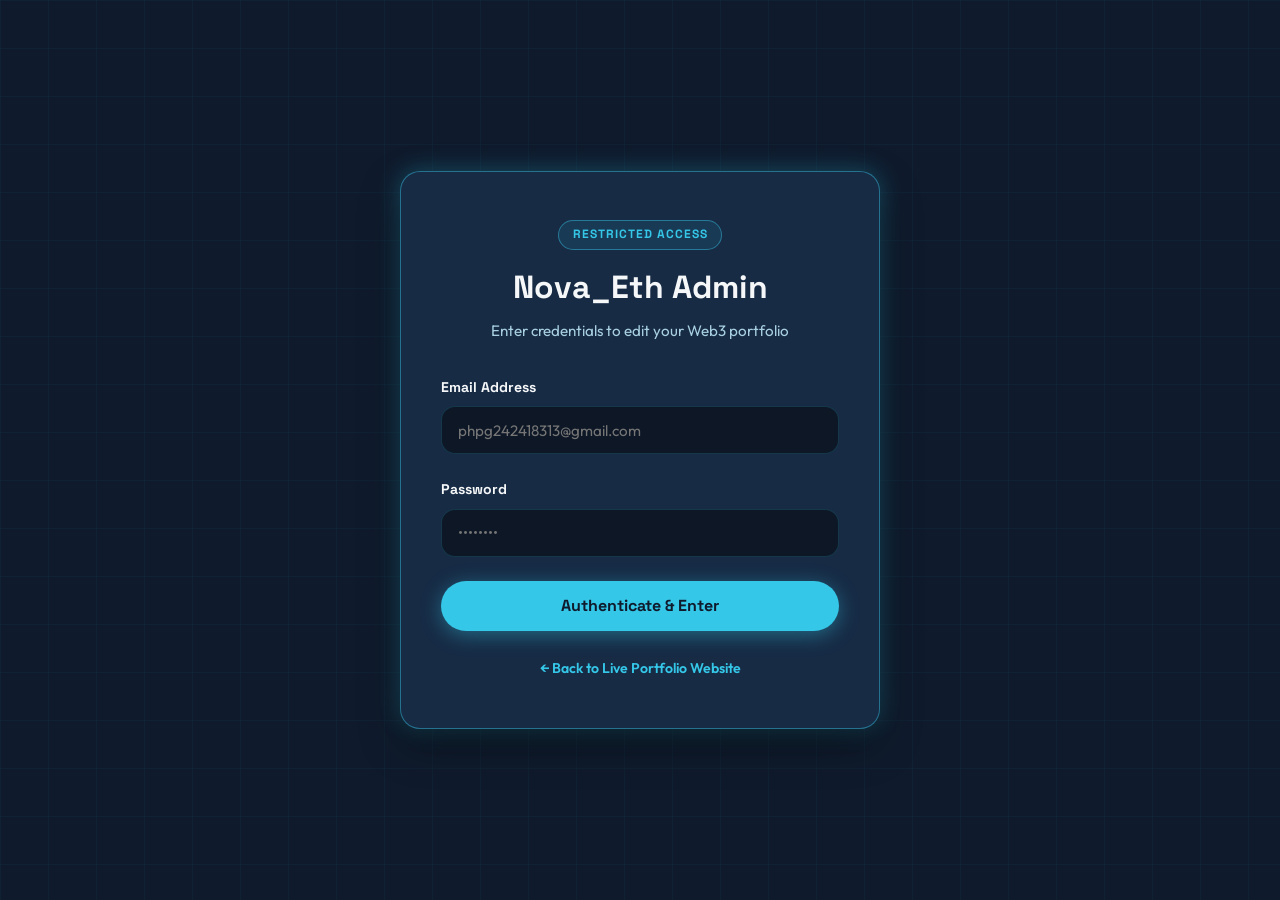
<file: admin.html>
<!DOCTYPE html>
<html lang="en">
<head>
  <meta charset="UTF-8">
  <meta name="viewport" content="width=device-width, initial-scale=1.0">
  <title>Nova_Eth | Web3 Admin Panel</title>
  
  <!-- Google Fonts: Space Grotesk & Outfit -->
  <link rel="preconnect" href="https://fonts.googleapis.com">
  <link rel="preconnect" href="https://fonts.gstatic.com" crossorigin>
  <link href="https://fonts.googleapis.com/css2?family=Outfit:wght@300;400;500;600;700;800&family=Space+Grotesk:wght@500;600;700;800&display=swap" rel="stylesheet">

  <style>
    /* ==========================================================================
       EXACT COLOR PALETTE:
       Background:              #0F1B2D
       Cards / Sections:        #172B45
       Primary Text:            #F5F7F8
       Secondary Text:          #A8D0E0
       Buttons / Links / Accent:#35C7E8
       Hover:                   #6FA8C4
       ========================================================================== */
    :root {
      --bg-main: #0F1B2D;
      --bg-card: #172B45;
      --bg-input: #0D1726;
      --text-primary: #F5F7F8;
      --text-secondary: #A8D0E0;
      --accent-cyan: #35C7E8;
      --accent-hover: #6FA8C4;
      --accent-danger: #ef4444;
      --border-cyan-subtle: rgba(53, 199, 232, 0.18);
      --border-cyan-bright: rgba(53, 199, 232, 0.45);
      --radius-sm: 8px;
      --radius-md: 14px;
      --radius-lg: 20px;
      --radius-full: 9999px;
      --shadow-card: 0 16px 40px rgba(0, 0, 0, 0.45);
      --shadow-cyan: 0 0 25px rgba(53, 199, 232, 0.35);
    }

    *, *::before, *::after {
      box-sizing: border-box;
      margin: 0;
      padding: 0;
    }

    body {
      font-family: 'Outfit', sans-serif;
      background-color: var(--bg-main);
      color: var(--text-primary);
      min-height: 100vh;
      line-height: 1.6;
    }

    /* Ambient Background Grid */
    .bg-grid {
      position: fixed;
      inset: 0;
      background-image: 
        linear-gradient(to right, rgba(53, 199, 232, 0.035) 1px, transparent 1px),
        linear-gradient(to bottom, rgba(53, 199, 232, 0.035) 1px, transparent 1px);
      background-size: 48px 48px;
      pointer-events: none;
      z-index: 0;
    }

    /* ==========================================================================
       LOGIN VIEW
       ========================================================================== */
    #loginSection {
      min-height: 100vh;
      display: flex;
      align-items: center;
      justify-content: center;
      padding: 2rem;
      position: relative;
      z-index: 10;
    }

    .login-card {
      background: var(--bg-card);
      border: 1px solid var(--border-cyan-bright);
      border-radius: var(--radius-lg);
      padding: 3rem 2.5rem;
      max-width: 480px;
      width: 100%;
      box-shadow: var(--shadow-card), var(--shadow-cyan);
      position: relative;
    }

    .login-header {
      text-align: center;
      margin-bottom: 2rem;
    }

    .login-badge {
      display: inline-block;
      font-family: 'Space Grotesk', sans-serif;
      font-size: 0.75rem;
      font-weight: 700;
      color: var(--accent-cyan);
      background: rgba(53, 199, 232, 0.1);
      border: 1px solid var(--border-cyan-bright);
      padding: 0.3rem 0.85rem;
      border-radius: var(--radius-full);
      margin-bottom: 0.75rem;
      text-transform: uppercase;
      letter-spacing: 1px;
    }

    .login-title {
      font-family: 'Space Grotesk', sans-serif;
      font-size: 2rem;
      font-weight: 800;
      color: var(--text-primary);
    }

    .login-subtitle {
      font-size: 0.95rem;
      color: var(--text-secondary);
      margin-top: 0.35rem;
    }

    .form-group {
      margin-bottom: 1.5rem;
      display: flex;
      flex-direction: column;
      gap: 0.5rem;
    }

    .form-group label {
      font-family: 'Space Grotesk', sans-serif;
      font-size: 0.88rem;
      font-weight: 700;
      color: var(--text-primary);
    }

    .form-control {
      width: 100%;
      background: var(--bg-input);
      border: 1px solid var(--border-cyan-subtle);
      border-radius: var(--radius-md);
      padding: 0.85rem 1rem;
      color: var(--text-primary);
      font-family: inherit;
      font-size: 0.95rem;
      outline: none;
      transition: all 0.2s ease;
    }

    .form-control:focus {
      border-color: var(--accent-cyan);
      box-shadow: 0 0 15px rgba(53, 199, 232, 0.25);
    }

    .form-control:disabled {
      opacity: 0.5;
      cursor: not-allowed;
      border-color: rgba(239, 68, 68, 0.3);
    }

    /* Lockout Box */
    .lockout-alert {
      display: none;
      background: rgba(239, 68, 68, 0.15);
      border: 1px solid var(--accent-danger);
      border-radius: var(--radius-md);
      padding: 1rem;
      margin-bottom: 1.5rem;
      text-align: center;
    }

    .lockout-alert.active {
      display: block;
      animation: shake 0.4s ease-in-out;
    }

    @keyframes shake {
      0%, 100% { transform: translateX(0); }
      20%, 60% { transform: translateX(-6px); }
      40%, 80% { transform: translateX(6px); }
    }

    .lockout-title {
      font-family: 'Space Grotesk', sans-serif;
      font-size: 0.95rem;
      font-weight: 800;
      color: #fca5a5;
      margin-bottom: 0.25rem;
    }

    .lockout-timer {
      font-family: 'Space Grotesk', sans-serif;
      font-size: 1.6rem;
      font-weight: 900;
      color: #ef4444;
      margin: 0.5rem 0;
      letter-spacing: 1px;
    }

    .lockout-desc {
      font-size: 0.82rem;
      color: #fca5a5;
    }

    .btn-login {
      width: 100%;
      background: var(--accent-cyan);
      color: var(--bg-main);
      font-family: 'Space Grotesk', sans-serif;
      font-size: 1rem;
      font-weight: 800;
      padding: 0.9rem;
      border-radius: var(--radius-full);
      border: none;
      cursor: pointer;
      transition: all 0.25s ease;
      box-shadow: 0 4px 20px rgba(53, 199, 232, 0.4);
    }

    .btn-login:hover:not(:disabled) {
      background: var(--accent-hover);
      box-shadow: 0 6px 30px rgba(53, 199, 232, 0.6);
      transform: translateY(-2px);
    }

    .btn-login:disabled {
      opacity: 0.5;
      cursor: not-allowed;
      box-shadow: none;
      transform: none;
    }

    .login-footer-back {
      text-align: center;
      margin-top: 1.5rem;
    }

    .login-footer-back a {
      color: var(--accent-cyan);
      text-decoration: none;
      font-size: 0.88rem;
      font-weight: 600;
    }

    .login-footer-back a:hover {
      color: var(--accent-hover);
      text-decoration: underline;
    }

    /* ==========================================================================
       DASHBOARD VIEW
       ========================================================================== */
    #dashboardSection {
      display: none;
      min-height: 100vh;
      position: relative;
      z-index: 10;
    }

    /* Top Bar */
    .admin-navbar {
      height: 75px;
      background: var(--bg-card);
      border-bottom: 1px solid var(--border-cyan-subtle);
      display: flex;
      align-items: center;
      justify-content: space-between;
      padding: 0 2rem;
      position: sticky;
      top: 0;
      z-index: 50;
    }

    .admin-brand {
      display: flex;
      align-items: center;
      gap: 0.75rem;
    }

    .brand-title {
      font-family: 'Space Grotesk', sans-serif;
      font-size: 1.25rem;
      font-weight: 800;
      color: var(--text-primary);
    }

    .badge-cms {
      background: rgba(53, 199, 232, 0.15);
      border: 1px solid var(--border-cyan-bright);
      color: var(--accent-cyan);
      padding: 0.2rem 0.6rem;
      border-radius: var(--radius-full);
      font-size: 0.72rem;
      font-weight: 700;
    }

    .admin-actions {
      display: flex;
      align-items: center;
      gap: 1rem;
    }

    .btn-top {
      font-family: 'Space Grotesk', sans-serif;
      font-size: 0.85rem;
      font-weight: 700;
      padding: 0.55rem 1.25rem;
      border-radius: var(--radius-full);
      cursor: pointer;
      text-decoration: none;
      display: inline-flex;
      align-items: center;
      gap: 0.5rem;
      transition: all 0.2s ease;
      border: none;
    }

    .btn-save-all {
      background: var(--accent-cyan);
      color: var(--bg-main);
      box-shadow: 0 2px 15px rgba(53, 199, 232, 0.4);
    }

    .btn-save-all:hover {
      background: var(--accent-hover);
      transform: translateY(-2px);
    }

    .btn-view-site {
      background: var(--bg-input);
      color: var(--text-primary);
      border: 1px solid var(--border-cyan-subtle);
    }

    .btn-view-site:hover {
      border-color: var(--accent-cyan);
      color: var(--accent-cyan);
    }

    .btn-logout {
      background: rgba(239, 68, 68, 0.15);
      color: #fca5a5;
      border: 1px solid rgba(239, 68, 68, 0.3);
    }

    .btn-logout:hover {
      background: #ef4444;
      color: #ffffff;
    }

    /* Dashboard Layout */
    .dashboard-layout {
      display: grid;
      grid-template-columns: 260px 1fr;
      min-height: calc(100vh - 75px);
    }

    /* Sidebar Navigation */
    .admin-sidebar {
      background: #0d1726;
      border-right: 1px solid var(--border-cyan-subtle);
      padding: 1.5rem 1rem;
      display: flex;
      flex-direction: column;
      gap: 0.4rem;
    }

    .tab-btn {
      width: 100%;
      text-align: left;
      background: transparent;
      border: 1px solid transparent;
      border-radius: var(--radius-md);
      padding: 0.75rem 1rem;
      color: var(--text-secondary);
      font-family: 'Space Grotesk', sans-serif;
      font-size: 0.9rem;
      font-weight: 700;
      cursor: pointer;
      display: flex;
      align-items: center;
      gap: 0.75rem;
      transition: all 0.2s ease;
    }

    .tab-btn:hover {
      background: rgba(53, 199, 232, 0.08);
      color: var(--text-primary);
    }

    .tab-btn.active {
      background: var(--bg-card);
      border-color: var(--border-cyan-bright);
      color: var(--accent-cyan);
      box-shadow: 0 4px 15px rgba(0, 0, 0, 0.3);
    }

    /* Main Form Area */
    .admin-main {
      padding: 2.5rem;
      max-width: 1000px;
    }

    .tab-panel {
      display: none;
      animation: fadeIn 0.3s ease-in-out;
    }

    .tab-panel.active {
      display: block;
    }

    @keyframes fadeIn {
      from { opacity: 0; transform: translateY(10px); }
      to { opacity: 1; transform: translateY(0); }
    }

    .panel-header {
      margin-bottom: 2rem;
      border-bottom: 1px solid var(--border-cyan-subtle);
      padding-bottom: 1.25rem;
      display: flex;
      justify-content: space-between;
      align-items: center;
    }

    .panel-title {
      font-family: 'Space Grotesk', sans-serif;
      font-size: 1.75rem;
      font-weight: 800;
      color: var(--text-primary);
    }

    .panel-desc {
      font-size: 0.92rem;
      color: var(--text-secondary);
      margin-top: 0.25rem;
    }

    .card-panel {
      background: var(--bg-card);
      border: 1px solid var(--border-cyan-subtle);
      border-radius: var(--radius-lg);
      padding: 2rem;
      margin-bottom: 2rem;
      box-shadow: var(--shadow-card);
    }

    .grid-2 {
      display: grid;
      grid-template-columns: 1fr 1fr;
      gap: 1.25rem;
    }

    .grid-3 {
      display: grid;
      grid-template-columns: repeat(3, 1fr);
      gap: 1.25rem;
    }

    .grid-4 {
      display: grid;
      grid-template-columns: repeat(4, 1fr);
      gap: 1rem;
    }

    textarea.form-control {
      resize: vertical;
      min-height: 100px;
    }

    /* Dynamic Item List Cards (Communities, Projects, Proofs) */
    .items-container {
      display: flex;
      flex-direction: column;
      gap: 1.5rem;
    }

    .item-card {
      background: #0d1726;
      border: 1px solid var(--border-cyan-subtle);
      border-radius: var(--radius-md);
      padding: 1.5rem;
      position: relative;
    }

    .item-card-header {
      display: flex;
      justify-content: space-between;
      align-items: center;
      margin-bottom: 1.25rem;
      padding-bottom: 0.75rem;
      border-bottom: 1px solid rgba(53, 199, 232, 0.1);
    }

    .item-counter {
      font-family: 'Space Grotesk', sans-serif;
      font-size: 0.85rem;
      font-weight: 800;
      color: var(--accent-cyan);
    }

    .btn-delete-item {
      background: rgba(239, 68, 68, 0.15);
      border: 1px solid rgba(239, 68, 68, 0.3);
      color: #fca5a5;
      font-size: 0.75rem;
      font-weight: 700;
      padding: 0.3rem 0.75rem;
      border-radius: var(--radius-full);
      cursor: pointer;
      transition: all 0.2s;
    }

    .btn-delete-item:hover {
      background: #ef4444;
      color: #ffffff;
    }

    .btn-add-item {
      background: rgba(53, 199, 232, 0.1);
      border: 1px dashed var(--accent-cyan);
      color: var(--accent-cyan);
      font-family: 'Space Grotesk', sans-serif;
      font-size: 0.9rem;
      font-weight: 700;
      padding: 0.85rem;
      border-radius: var(--radius-md);
      cursor: pointer;
      width: 100%;
      margin-top: 1rem;
      display: flex;
      align-items: center;
      justify-content: center;
      gap: 0.5rem;
      transition: all 0.2s;
    }

    .btn-add-item:hover {
      background: rgba(53, 199, 232, 0.2);
      color: #ffffff;
    }

    /* Reset to defaults */
    .reset-box {
      border: 1px dashed rgba(239, 68, 68, 0.3);
      background: rgba(239, 68, 68, 0.05);
      border-radius: var(--radius-lg);
      padding: 1.5rem;
      display: flex;
      justify-content: space-between;
      align-items: center;
      margin-top: 3rem;
    }

    .reset-info h4 {
      color: #fca5a5;
      font-size: 1rem;
    }

    .reset-info p {
      color: var(--text-secondary);
      font-size: 0.85rem;
    }

    .btn-reset {
      background: transparent;
      border: 1px solid #ef4444;
      color: #fca5a5;
      padding: 0.55rem 1.25rem;
      border-radius: var(--radius-full);
      font-weight: 700;
      cursor: pointer;
      transition: all 0.2s;
    }

    .btn-reset:hover {
      background: #ef4444;
      color: #ffffff;
    }

    /* Toast */
    .toast-container {
      position: fixed;
      bottom: 2rem;
      right: 2rem;
      z-index: 1000;
    }

    .toast {
      background: var(--bg-card);
      border: 1px solid var(--accent-cyan);
      border-radius: var(--radius-md);
      padding: 0.85rem 1.5rem;
      color: var(--text-primary);
      font-family: 'Space Grotesk', sans-serif;
      font-size: 0.95rem;
      font-weight: 700;
      box-shadow: var(--shadow-card), var(--shadow-cyan);
      display: flex;
      align-items: center;
      gap: 0.75rem;
      animation: slideUp 0.3s ease-out;
    }

    @keyframes slideUp {
      from { transform: translateY(20px); opacity: 0; }
      to { transform: translateY(0); opacity: 1; }
    }

    @media (max-width: 860px) {
      .dashboard-layout {
        grid-template-columns: 1fr;
      }
      .admin-sidebar {
        flex-direction: row;
        overflow-x: auto;
        border-right: none;
        border-bottom: 1px solid var(--border-cyan-subtle);
      }
      .tab-btn {
        white-space: nowrap;
      }
      .grid-2, .grid-3, .grid-4 {
        grid-template-columns: 1fr;
      }
      .admin-navbar {
        padding: 0 1rem;
      }
    }
  </style>
</head>
<body>
  <div class="bg-grid"></div>

  <!-- =======================================================================
       1. LOGIN SECTION (WITH 1-MINUTE SECURITY LOCKOUT)
       ======================================================================= -->
  <section id="loginSection">
    <div class="login-card">
      <div class="login-header">
        <span class="login-badge">Restricted Access</span>
        <h1 class="login-title">Nova_Eth Admin</h1>
        <p class="login-subtitle">Enter credentials to edit your Web3 portfolio</p>
      </div>

      <!-- Lockout Notice (Shows 1 min countdown if password is wrong) -->
      <div class="lockout-alert" id="lockoutAlert">
        <h4 class="lockout-title">⚠️ Security Lockout Active</h4>
        <div class="lockout-timer" id="lockoutTimer">01:00</div>
        <p class="lockout-desc">Galt password lagane ki wajah se login 1 minute ke liye lock kar diya gaya hai. Timer khatam hone tak intezar karein.</p>
      </div>

      <form id="adminLoginForm">
        <div class="form-group">
          <label for="adminEmail">Email Address</label>
          <input type="email" id="adminEmail" class="form-control" placeholder="phpg242418313@gmail.com" required autocomplete="username">
        </div>

        <div class="form-group">
          <label for="adminPassword">Password</label>
          <input type="password" id="adminPassword" class="form-control" placeholder="••••••••" required autocomplete="current-password">
        </div>

        <button type="submit" class="btn-login" id="loginBtn">Authenticate & Enter</button>
      </form>

      <div class="login-footer-back">
        <a href="index.html">&larr; Back to Live Portfolio Website</a>
      </div>
    </div>
  </section>

  <!-- =======================================================================
       2. DASHBOARD CMS SECTION (EDIT ALL WEBSITE FIELDS)
       ======================================================================= -->
  <section id="dashboardSection">
    <!-- Admin Top Navbar -->
    <header class="admin-navbar">
      <div class="admin-brand">
        <span class="brand-title">Nova_Eth CMS</span>
        <span class="badge-cms">Live Website Editor</span>
      </div>

      <div class="admin-actions">
        <a href="index.html" target="_blank" class="btn-top btn-view-site">
          <span>View Live Site</span>
          <svg width="14" height="14" viewBox="0 0 24 24" fill="none" stroke="currentColor" stroke-width="2"><path d="M18 13v6a2 2 0 0 1-2 2H5a2 2 0 0 1-2-2V8a2 2 0 0 1 2-2h6"/><polyline points="15 3 21 3 21 9"/><line x1="10" y1="14" x2="21" y2="3"/></svg>
        </a>
        <button class="btn-top btn-save-all" id="saveAllBtn">
          <span>Save Changes</span>
          <svg width="14" height="14" viewBox="0 0 24 24" fill="none" stroke="currentColor" stroke-width="2"><polyline points="20 6 9 17 4 12"/></svg>
        </button>
        <button class="btn-top btn-logout" id="logoutBtn">Logout</button>
      </div>
    </header>

    <!-- Dashboard Sidebar + Form Area -->
    <div class="dashboard-layout">
      <!-- Sidebar Navigation -->
      <aside class="admin-sidebar">
        <button class="tab-btn active" data-tab="tabHero">⚡ Hero & Profile</button>
        <button class="tab-btn" data-tab="tabAbout">👤 About Me</button>
        <button class="tab-btn" data-tab="tabCommunities">🌐 Communities (3)</button>
        <button class="tab-btn" data-tab="tabFounder">👑 Founder Section</button>
        <button class="tab-btn" data-tab="tabCollaborations">🚀 100+ Collaborations</button>
        <button class="tab-btn" data-tab="tabServices">💼 What I Do (Services)</button>
        <button class="tab-btn" data-tab="tabProcess">🔄 5-Step Process</button>
        <button class="tab-btn" data-tab="tabResults">📊 Results & Stats</button>
        <button class="tab-btn" data-tab="tabProof">🛡️ Proof of Work</button>
        <button class="tab-btn" data-tab="tabContact">📬 Contact & Socials</button>
      </aside>

      <!-- Main Panels Container -->
      <main class="admin-main">
        
        <!-- TAB 1: HERO & PROFILE -->
        <div class="tab-panel active" id="tabHero">
          <div class="panel-header">
            <div>
              <h2 class="panel-title">Hero Section & Profile</h2>
              <p class="panel-desc">Edit your main name, headline, avatar, social handles, and primary stats.</p>
            </div>
          </div>

          <div class="card-panel">
            <div class="grid-2">
              <div class="form-group">
                <label>Name</label>
                <input type="text" id="heroName" class="form-control">
              </div>
              <div class="form-group">
                <label>Role Tag</label>
                <input type="text" id="heroRoleTag" class="form-control">
              </div>
            </div>

            <div class="form-group">
              <label>Headline</label>
              <input type="text" id="heroHeadline" class="form-control">
            </div>

            <div class="form-group">
              <label>Description</label>
              <textarea id="heroDescription" class="form-control" rows="3"></textarea>
            </div>

            <div class="grid-2">
              <div class="form-group">
                <label>X / Twitter Handle</label>
                <input type="text" id="heroXHandle" class="form-control" placeholder="@nova_3th">
              </div>
              <div class="form-group">
                <label>Discord Tag</label>
                <input type="text" id="heroDiscordTag" class="form-control" placeholder="@nova_3th">
              </div>
            </div>

            <div class="form-group">
              <label>Profile Image URL or File Name (default: nova_eth.jpg)</label>
              <input type="text" id="heroProfileImgUrl" class="form-control" placeholder="nova_eth.jpg">
            </div>
          </div>

          <!-- Hero 4 Stats -->
          <div class="card-panel">
            <h3 style="font-family:'Space Grotesk'; font-size:1.1rem; margin-bottom:1rem; color:var(--accent-cyan)">Hero 4 Key Statistics</h3>
            <div class="grid-4">
              <div class="form-group">
                <label>Stat 1 Value</label>
                <input type="text" id="heroStat1Val" class="form-control">
                <label style="margin-top:0.3rem">Stat 1 Label</label>
                <input type="text" id="heroStat1Lbl" class="form-control">
              </div>
              <div class="form-group">
                <label>Stat 2 Value</label>
                <input type="text" id="heroStat2Val" class="form-control">
                <label style="margin-top:0.3rem">Stat 2 Label</label>
                <input type="text" id="heroStat2Lbl" class="form-control">
              </div>
              <div class="form-group">
                <label>Stat 3 Value</label>
                <input type="text" id="heroStat3Val" class="form-control">
                <label style="margin-top:0.3rem">Stat 3 Label</label>
                <input type="text" id="heroStat3Lbl" class="form-control">
              </div>
              <div class="form-group">
                <label>Stat 4 Value</label>
                <input type="text" id="heroStat4Val" class="form-control">
                <label style="margin-top:0.3rem">Stat 4 Label</label>
                <input type="text" id="heroStat4Lbl" class="form-control">
              </div>
            </div>
          </div>
        </div>

        <!-- TAB 2: ABOUT ME -->
        <div class="tab-panel" id="tabAbout">
          <div class="panel-header">
            <div>
              <h2 class="panel-title">About Me Section</h2>
              <p class="panel-desc">Edit bio paragraphs, skill chips, and sidebar stats.</p>
            </div>
          </div>

          <div class="card-panel">
            <div class="form-group">
              <label>Lead Paragraph</label>
              <textarea id="aboutLead" class="form-control" rows="3"></textarea>
            </div>

            <div class="form-group">
              <label>Body Paragraph</label>
              <textarea id="aboutBody" class="form-control" rows="4"></textarea>
            </div>

            <div class="form-group">
              <label>Skills / Expertise Matrix (Comma separated)</label>
              <textarea id="aboutSkills" class="form-control" rows="3" placeholder="Web3 Project Research, Project Team Outreach, ..."></textarea>
            </div>

            <h3 style="font-family:'Space Grotesk'; font-size:1.1rem; margin:1.5rem 0 1rem; color:var(--accent-cyan)">About Sidebar Highlights</h3>
            <div class="grid-3">
              <div class="form-group">
                <label>Highlight 1 (e.g. 4+ Years)</label>
                <input type="text" id="aboutSide1Val" class="form-control">
                <input type="text" id="aboutSide1Lbl" class="form-control" style="margin-top:0.3rem">
              </div>
              <div class="form-group">
                <label>Highlight 2 (e.g. 2.5+ Years)</label>
                <input type="text" id="aboutSide2Val" class="form-control">
                <input type="text" id="aboutSide2Lbl" class="form-control" style="margin-top:0.3rem">
              </div>
              <div class="form-group">
                <label>Highlight 3 (e.g. 100+)</label>
                <input type="text" id="aboutSide3Val" class="form-control">
                <input type="text" id="aboutSide3Lbl" class="form-control" style="margin-top:0.3rem">
              </div>
            </div>
          </div>
        </div>

        <!-- TAB 3: COMMUNITIES -->
        <div class="tab-panel" id="tabCommunities">
          <div class="panel-header">
            <div>
              <h2 class="panel-title">Communities I Work With</h2>
              <p class="panel-desc">Add, edit, or remove the communities you manage as Collab Manager.</p>
            </div>
          </div>

          <div class="card-panel">
            <div class="items-container" id="communitiesList"></div>
            <button class="btn-add-item" id="addCommunityBtn">+ Add New Community</button>
          </div>
        </div>

        <!-- TAB 4: FOUNDER SECTION -->
        <div class="tab-panel" id="tabFounder">
          <div class="panel-header">
            <div>
              <h2 class="panel-title">Founder of Alpha Core</h2>
              <p class="panel-desc">Edit your featured founder showcase card.</p>
            </div>
          </div>

          <div class="card-panel">
            <div class="form-group">
              <label>Founder Section Title</label>
              <input type="text" id="founderTitle" class="form-control">
            </div>

            <div class="form-group">
              <label>Founder Quote</label>
              <textarea id="founderQuote" class="form-control" rows="3"></textarea>
            </div>

            <div class="grid-3">
              <div class="form-group">
                <label>Community Name</label>
                <input type="text" id="founderCommunity" class="form-control">
              </div>
              <div class="form-group">
                <label>Role</label>
                <input type="text" id="founderRole" class="form-control">
              </div>
              <div class="form-group">
                <label>Mission</label>
                <input type="text" id="founderMission" class="form-control">
              </div>
            </div>

            <div class="form-group">
              <label>Alpha Core X Link</label>
              <input type="url" id="founderXLink" class="form-control">
            </div>
          </div>
        </div>

        <!-- TAB 5: 100+ COLLABORATIONS -->
        <div class="tab-panel" id="tabCollaborations">
          <div class="panel-header">
            <div>
              <h2 class="panel-title">100+ Web3 Collaborations</h2>
              <p class="panel-desc">Manage centerpiece text and individual project cards.</p>
            </div>
          </div>

          <div class="card-panel">
            <div class="grid-2">
              <div class="form-group">
                <label>Centerpiece Number</label>
                <input type="text" id="collabNumber" class="form-control" value="100+">
              </div>
              <div class="form-group">
                <label>Centerpiece Title</label>
                <input type="text" id="collabTitle" class="form-control" value="Web3 Collaborations">
              </div>
            </div>

            <div class="form-group">
              <label>Section Subtitle</label>
              <input type="text" id="collabSubtitle" class="form-control">
            </div>

            <h3 style="font-family:'Space Grotesk'; font-size:1.15rem; margin:1.5rem 0 1rem; color:var(--accent-cyan)">Featured Collaboration Project Cards</h3>
            
            <div class="items-container" id="collabsList"></div>
            <button class="btn-add-item" id="addCollabBtn">+ Add New Collaboration Project</button>
          </div>
        </div>

        <!-- TAB 6: SERVICES -->
        <div class="tab-panel" id="tabServices">
          <div class="panel-header">
            <div>
              <h2 class="panel-title">What I Do (Services)</h2>
              <p class="panel-desc">Edit titles and descriptions for all 8 service cards.</p>
            </div>
          </div>

          <div class="card-panel">
            <div class="items-container" id="servicesList"></div>
          </div>
        </div>

        <!-- TAB 7: PROCESS -->
        <div class="tab-panel" id="tabProcess">
          <div class="panel-header">
            <div>
              <h2 class="panel-title">Collaboration Process</h2>
              <p class="panel-desc">Edit the 5 workflow steps.</p>
            </div>
          </div>

          <div class="card-panel">
            <div class="items-container" id="processList"></div>
          </div>
        </div>

        <!-- TAB 8: RESULTS -->
        <div class="tab-panel" id="tabResults">
          <div class="panel-header">
            <div>
              <h2 class="panel-title">Results & Experience Metrics</h2>
              <p class="panel-desc">Update verified metrics and descriptions.</p>
            </div>
          </div>

          <div class="card-panel">
            <div class="items-container" id="resultsList"></div>
          </div>
        </div>

        <!-- TAB 9: PROOF OF WORK -->
        <div class="tab-panel" id="tabProof">
          <div class="panel-header">
            <div>
              <h2 class="panel-title">Proof of Work Records</h2>
              <p class="panel-desc">Add, edit, or remove proof records and verification notes.</p>
            </div>
          </div>

          <div class="card-panel">
            <div class="items-container" id="proofsList"></div>
            <button class="btn-add-item" id="addProofBtn">+ Add New Proof Record</button>
          </div>
        </div>

        <!-- TAB 10: CONTACT -->
        <div class="tab-panel" id="tabContact">
          <div class="panel-header">
            <div>
              <h2 class="panel-title">Contact & Final CTA</h2>
              <p class="panel-desc">Edit contact title, description, and direct connection links.</p>
            </div>
          </div>

          <div class="card-panel">
            <div class="form-group">
              <label>Contact Title</label>
              <input type="text" id="contactTitle" class="form-control">
            </div>

            <div class="form-group">
              <label>Contact Description</label>
              <textarea id="contactDescription" class="form-control" rows="3"></textarea>
            </div>

            <div class="grid-2">
              <div class="form-group">
                <label>Direct Message on X URL</label>
                <input type="url" id="contactXUrl" class="form-control">
              </div>
              <div class="form-group">
                <label>Discord Handle</label>
                <input type="text" id="contactDiscordHandle" class="form-control">
              </div>
            </div>
          </div>

          <!-- Reset All Section -->
          <div class="reset-box">
            <div class="reset-info">
              <h4>Reset to Default Content</h4>
              <p>Warning: This will restore the original website content and erase manual customizations.</p>
            </div>
            <button class="btn-reset" id="resetDefaultsBtn">Reset to Defaults</button>
          </div>
        </div>

      </main>
    </div>
  </section>

  <!-- Toast Notification -->
  <div class="toast-container" id="toastContainer"></div>

  <!-- Shared Data & CMS Script -->
  <script src="site-data.js"></script>
  <script>
    // =========================================================================
    // ADMIN AUTHENTICATION WITH 1-MINUTE SECURITY LOCKOUT
    // =========================================================================
    const CORRECT_EMAIL = "phpg242418313@gmail.com";
    const CORRECT_PASS = "Ahmed1231";
    const LOCKOUT_DURATION_MS = 60 * 1000; // 1 Minute (60 seconds)

    const loginSection = document.getElementById('loginSection');
    const dashboardSection = document.getElementById('dashboardSection');
    const adminLoginForm = document.getElementById('adminLoginForm');
    const adminEmail = document.getElementById('adminEmail');
    const adminPassword = document.getElementById('adminPassword');
    const loginBtn = document.getElementById('loginBtn');
    const lockoutAlert = document.getElementById('lockoutAlert');
    const lockoutTimer = document.getElementById('lockoutTimer');
    const logoutBtn = document.getElementById('logoutBtn');
    const saveAllBtn = document.getElementById('saveAllBtn');
    const toastContainer = document.getElementById('toastContainer');

    let lockoutInterval = null;

    // Toast Utility
    function showToast(message, icon = '⚡') {
      const toast = document.createElement('div');
      toast.className = 'toast';
      toast.innerHTML = `<span>${icon}</span><span>${message}</span>`;
      toastContainer.appendChild(toast);
      setTimeout(() => toast.remove(), 3200);
    }

    // Check Lockout Status
    function checkLockout() {
      const lockoutUntil = parseInt(localStorage.getItem('nova_admin_lockout_until') || '0', 10);
      const now = Date.now();

      if (lockoutUntil > now) {
        startLockoutCountdown(lockoutUntil);
      } else {
        clearLockout();
      }
    }

    function startLockoutCountdown(lockoutUntil) {
      if (lockoutInterval) clearInterval(lockoutInterval);

      adminEmail.disabled = true;
      adminPassword.disabled = true;
      loginBtn.disabled = true;
      lockoutAlert.classList.add('active');

      function updateTimer() {
        const remainingMs = lockoutUntil - Date.now();
        if (remainingMs <= 0) {
          clearLockout();
          showToast('Lockout time expired! You may now try logging in again.', '🔓');
          return;
        }

        const totalSec = Math.ceil(remainingMs / 1000);
        const mins = String(Math.floor(totalSec / 60)).padStart(2, '0');
        const secs = String(totalSec % 60).padStart(2, '0');
        lockoutTimer.textContent = `${mins}:${secs}`;
      }

      updateTimer();
      lockoutInterval = setInterval(updateTimer, 1000);
    }

    function clearLockout() {
      if (lockoutInterval) clearInterval(lockoutInterval);
      localStorage.removeItem('nova_admin_lockout_until');
      lockoutAlert.classList.remove('active');
      adminEmail.disabled = false;
      adminPassword.disabled = false;
      loginBtn.disabled = false;
    }

    // Check Login State
    function checkAuthSession() {
      const isLoggedIn = sessionStorage.getItem('nova_admin_logged_in') === 'true';
      if (isLoggedIn) {
        showDashboard();
      } else {
        showLogin();
      }
    }

    function showDashboard() {
      loginSection.style.display = 'none';
      dashboardSection.style.display = 'block';
      loadFormData();
    }

    function showLogin() {
      dashboardSection.style.display = 'none';
      loginSection.style.display = 'flex';
      checkLockout();
    }

    // Login Form Submit
    adminLoginForm.addEventListener('submit', (e) => {
      e.preventDefault();

      // Check if already in lockout
      const lockoutUntil = parseInt(localStorage.getItem('nova_admin_lockout_until') || '0', 10);
      if (lockoutUntil > Date.now()) {
        return;
      }

      const emailVal = adminEmail.value.trim();
      const passVal = adminPassword.value.trim();

      if (emailVal === CORRECT_EMAIL && passVal === CORRECT_PASS) {
        sessionStorage.setItem('nova_admin_logged_in', 'true');
        clearLockout();
        showToast('Login successful! Welcome Nova_Eth.', '✨');
        showDashboard();
      } else {
        // Trigger 1-Minute Security Lockout
        const newLockoutUntil = Date.now() + LOCKOUT_DURATION_MS;
        localStorage.setItem('nova_admin_lockout_until', newLockoutUntil.toString());
        startLockoutCountdown(newLockoutUntil);
        showToast('Incorrect credentials! Security lockout activated for 1 minute.', '⛔');
      }
    });

    // Logout
    logoutBtn.addEventListener('click', () => {
      sessionStorage.removeItem('nova_admin_logged_in');
      showLogin();
      showToast('Logged out successfully.', '👋');
    });

    // =========================================================================
    // CMS TAB SWITCHING
    // =========================================================================
    const tabBtns = document.querySelectorAll('.tab-btn');
    const tabPanels = document.querySelectorAll('.tab-panel');

    tabBtns.forEach(btn => {
      btn.addEventListener('click', () => {
        tabBtns.forEach(b => b.classList.remove('active'));
        tabPanels.forEach(p => p.classList.remove('active'));

        btn.classList.add('active');
        const targetTab = document.getElementById(btn.getAttribute('data-tab'));
        if (targetTab) targetTab.classList.add('active');
      });
    });

    // =========================================================================
    // CMS FORM DATA POPULATION & SAVING
    // =========================================================================
    let currentData = {};

    function loadFormData() {
      currentData = getSiteData();

      // Tab 1: Hero
      document.getElementById('heroName').value = currentData.hero.name || '';
      document.getElementById('heroRoleTag').value = currentData.hero.roleTag || '';
      document.getElementById('heroHeadline').value = currentData.hero.headline || '';
      document.getElementById('heroDescription').value = currentData.hero.description || '';
      document.getElementById('heroXHandle').value = currentData.hero.xHandle || '';
      document.getElementById('heroDiscordTag').value = currentData.hero.discordTag || '';
      document.getElementById('heroProfileImgUrl').value = currentData.hero.profileImgUrl || '';

      document.getElementById('heroStat1Val').value = currentData.hero.stats[0]?.val || '';
      document.getElementById('heroStat1Lbl').value = currentData.hero.stats[0]?.lbl || '';
      document.getElementById('heroStat2Val').value = currentData.hero.stats[1]?.val || '';
      document.getElementById('heroStat2Lbl').value = currentData.hero.stats[1]?.lbl || '';
      document.getElementById('heroStat3Val').value = currentData.hero.stats[2]?.val || '';
      document.getElementById('heroStat3Lbl').value = currentData.hero.stats[2]?.lbl || '';
      document.getElementById('heroStat4Val').value = currentData.hero.stats[3]?.val || '';
      document.getElementById('heroStat4Lbl').value = currentData.hero.stats[3]?.lbl || '';

      // Tab 2: About
      document.getElementById('aboutLead').value = currentData.about.lead || '';
      document.getElementById('aboutBody').value = currentData.about.body || '';
      document.getElementById('aboutSkills').value = (currentData.about.skills || []).join(', ');

      document.getElementById('aboutSide1Val').value = currentData.about.sideStats[0]?.val || '';
      document.getElementById('aboutSide1Lbl').value = currentData.about.sideStats[0]?.lbl || '';
      document.getElementById('aboutSide2Val').value = currentData.about.sideStats[1]?.val || '';
      document.getElementById('aboutSide2Lbl').value = currentData.about.sideStats[1]?.lbl || '';
      document.getElementById('aboutSide3Val').value = currentData.about.sideStats[2]?.val || '';
      document.getElementById('aboutSide3Lbl').value = currentData.about.sideStats[2]?.lbl || '';

      // Tab 3: Communities
      renderCommunitiesList();

      // Tab 4: Founder
      document.getElementById('founderTitle').value = currentData.founder.title || '';
      document.getElementById('founderQuote').value = currentData.founder.quote || '';
      document.getElementById('founderCommunity').value = currentData.founder.community || '';
      document.getElementById('founderRole').value = currentData.founder.role || '';
      document.getElementById('founderMission').value = currentData.founder.mission || '';
      document.getElementById('founderXLink').value = currentData.founder.xLink || '';

      // Tab 5: Collaborations
      document.getElementById('collabNumber').value = currentData.collaborations.number || '100+';
      document.getElementById('collabTitle').value = currentData.collaborations.title || 'Web3 Collaborations';
      document.getElementById('collabSubtitle').value = currentData.collaborations.subtitle || '';
      renderCollabsList();

      // Tab 6: Services
      renderServicesList();

      // Tab 7: Process
      renderProcessList();

      // Tab 8: Results
      renderResultsList();

      // Tab 9: Proof
      renderProofsList();

      // Tab 10: Contact
      document.getElementById('contactTitle').value = currentData.contact.title || '';
      document.getElementById('contactDescription').value = currentData.contact.description || '';
      document.getElementById('contactXUrl').value = currentData.contact.xUrl || '';
      document.getElementById('contactDiscordHandle').value = currentData.contact.discordHandle || '';
    }

    // Communities Renderer
    function renderCommunitiesList() {
      const container = document.getElementById('communitiesList');
      container.innerHTML = '';

      currentData.communities.forEach((comm, index) => {
        const item = document.createElement('div');
        item.className = 'item-card';
        item.innerHTML = `
          <div class="item-card-header">
            <span class="item-counter">Community #${index + 1}</span>
            <button class="btn-delete-item" onclick="deleteCommunity(${index})">Remove</button>
          </div>
          <div class="grid-2">
            <div class="form-group">
              <label>Community Name</label>
              <input type="text" class="form-control comm-name" value="${comm.name}" data-idx="${index}">
            </div>
            <div class="form-group">
              <label>Monogram / Initial (e.g. HA)</label>
              <input type="text" class="form-control comm-mono" value="${comm.monogram}" data-idx="${index}">
            </div>
          </div>
          <div class="form-group">
            <label>Description</label>
            <textarea class="form-control comm-desc" rows="2" data-idx="${index}">${comm.desc}</textarea>
          </div>
          <div class="grid-2">
            <div class="form-group">
              <label>Role Badge</label>
              <input type="text" class="form-control comm-badge" value="${comm.roleBadge}" data-idx="${index}">
            </div>
            <div class="form-group">
              <label>X / Twitter URL</label>
              <input type="url" class="form-control comm-link" value="${comm.xLink}" data-idx="${index}">
            </div>
          </div>
        `;
        container.appendChild(item);
      });
    }

    window.deleteCommunity = function(index) {
      currentData.communities.splice(index, 1);
      renderCommunitiesList();
    };

    document.getElementById('addCommunityBtn').addEventListener('click', () => {
      currentData.communities.push({
        name: "New Alpha Community",
        monogram: "NC",
        roleBadge: "Collab Manager",
        desc: "High-conviction Web3 alpha community.",
        xLink: "https://x.com/"
      });
      renderCommunitiesList();
    });

    // Collaborations Renderer
    function renderCollabsList() {
      const container = document.getElementById('collabsList');
      container.innerHTML = '';

      currentData.collaborations.projects.forEach((proj, index) => {
        const item = document.createElement('div');
        item.className = 'item-card';
        item.innerHTML = `
          <div class="item-card-header">
            <span class="item-counter">Project #${index + 1}</span>
            <button class="btn-delete-item" onclick="deleteCollab(${index})">Remove</button>
          </div>
          <div class="grid-2">
            <div class="form-group">
              <label>Project Name</label>
              <input type="text" class="form-control proj-name" value="${proj.name}" data-idx="${index}">
            </div>
            <div class="form-group">
              <label>Monogram (e.g. BF)</label>
              <input type="text" class="form-control proj-mono" value="${proj.monogram}" data-idx="${index}">
            </div>
          </div>
          <div class="form-group">
            <label>Description</label>
            <textarea class="form-control proj-desc" rows="2" data-idx="${index}">${proj.desc}</textarea>
          </div>
          <div class="grid-2">
            <div class="form-group">
              <label>Collaboration Badge</label>
              <input type="text" class="form-control proj-badge" value="${proj.badge}" data-idx="${index}">
            </div>
            <div class="form-group">
              <label>X / Twitter URL</label>
              <input type="url" class="form-control proj-link" value="${proj.xLink}" data-idx="${index}">
            </div>
          </div>
        `;
        container.appendChild(item);
      });
    }

    window.deleteCollab = function(index) {
      currentData.collaborations.projects.splice(index, 1);
      renderCollabsList();
    };

    document.getElementById('addCollabBtn').addEventListener('click', () => {
      currentData.collaborations.projects.push({
        name: "New Project Partner",
        monogram: "NP",
        badge: "Verified Collaboration",
        desc: "WL & GTD spot distribution and partnership campaign.",
        xLink: "https://x.com/"
      });
      renderCollabsList();
    });

    // Services Renderer
    function renderServicesList() {
      const container = document.getElementById('servicesList');
      container.innerHTML = '';

      currentData.services.forEach((srv, index) => {
        const item = document.createElement('div');
        item.className = 'item-card';
        item.innerHTML = `
          <div class="item-card-header">
            <span class="item-counter">Service #${index + 1}</span>
          </div>
          <div class="form-group">
            <label>Service Title</label>
            <input type="text" class="form-control srv-title" value="${srv.title}" data-idx="${index}">
          </div>
          <div class="form-group">
            <label>Description</label>
            <textarea class="form-control srv-desc" rows="2" data-idx="${index}">${srv.desc}</textarea>
          </div>
        `;
        container.appendChild(item);
      });
    }

    // Process Renderer
    function renderProcessList() {
      const container = document.getElementById('processList');
      container.innerHTML = '';

      currentData.process.forEach((prc, index) => {
        const item = document.createElement('div');
        item.className = 'item-card';
        item.innerHTML = `
          <div class="item-card-header">
            <span class="item-counter">Step ${prc.step}</span>
          </div>
          <div class="form-group">
            <label>Title</label>
            <input type="text" class="form-control prc-title" value="${prc.title}" data-idx="${index}">
          </div>
          <div class="form-group">
            <label>Description</label>
            <textarea class="form-control prc-desc" rows="2" data-idx="${index}">${prc.desc}</textarea>
          </div>
        `;
        container.appendChild(item);
      });
    }

    // Results Renderer
    function renderResultsList() {
      const container = document.getElementById('resultsList');
      container.innerHTML = '';

      currentData.results.forEach((res, index) => {
        const item = document.createElement('div');
        item.className = 'item-card';
        item.innerHTML = `
          <div class="item-card-header">
            <span class="item-counter">Metric #${index + 1}</span>
          </div>
          <div class="grid-2">
            <div class="form-group">
              <label>Number Value (e.g. 4+, 100+)</label>
              <input type="text" class="form-control res-val" value="${res.val}" data-idx="${index}">
            </div>
            <div class="form-group">
              <label>Label</label>
              <input type="text" class="form-control res-lbl" value="${res.lbl}" data-idx="${index}">
            </div>
          </div>
          <div class="form-group">
            <label>Description / Subtext</label>
            <input type="text" class="form-control res-sub" value="${res.sub}" data-idx="${index}">
          </div>
        `;
        container.appendChild(item);
      });
    }

    // Proofs Renderer
    function renderProofsList() {
      const container = document.getElementById('proofsList');
      container.innerHTML = '';

      currentData.proofs.forEach((prf, index) => {
        const item = document.createElement('div');
        item.className = 'item-card';
        item.innerHTML = `
          <div class="item-card-header">
            <span class="item-counter">Proof #${index + 1}</span>
            <button class="btn-delete-item" onclick="deleteProof(${index})">Remove</button>
          </div>
          <div class="grid-2">
            <div class="form-group">
              <label>Tag / Category</label>
              <input type="text" class="form-control prf-tag" value="${prf.tag}" data-idx="${index}">
            </div>
            <div class="form-group">
              <label>Title</label>
              <input type="text" class="form-control prf-title" value="${prf.title}" data-idx="${index}">
            </div>
          </div>
          <div class="form-group">
            <label>Preview Text / Snippet</label>
            <textarea class="form-control prf-snippet" rows="2" data-idx="${index}">${prf.snippet}</textarea>
          </div>
        `;
        container.appendChild(item);
      });
    }

    window.deleteProof = function(index) {
      currentData.proofs.splice(index, 1);
      renderProofsList();
    };

    document.getElementById('addProofBtn').addEventListener('click', () => {
      currentData.proofs.push({
        tag: "Collaboration Confirmation",
        title: "New Allocation Sign-Off",
        snippet: "Direct project agreement and verified mint allocation."
      });
      renderProofsList();
    });

    // SAVE ALL CHANGES
    saveAllBtn.addEventListener('click', () => {
      // Gather Tab 1
      currentData.hero.name = document.getElementById('heroName').value;
      currentData.hero.roleTag = document.getElementById('heroRoleTag').value;
      currentData.hero.headline = document.getElementById('heroHeadline').value;
      currentData.hero.description = document.getElementById('heroDescription').value;
      currentData.hero.xHandle = document.getElementById('heroXHandle').value;
      currentData.hero.discordTag = document.getElementById('heroDiscordTag').value;
      currentData.hero.profileImgUrl = document.getElementById('heroProfileImgUrl').value;

      currentData.hero.stats = [
        { val: document.getElementById('heroStat1Val').value, lbl: document.getElementById('heroStat1Lbl').value },
        { val: document.getElementById('heroStat2Val').value, lbl: document.getElementById('heroStat2Lbl').value },
        { val: document.getElementById('heroStat3Val').value, lbl: document.getElementById('heroStat3Lbl').value },
        { val: document.getElementById('heroStat4Val').value, lbl: document.getElementById('heroStat4Lbl').value }
      ];

      // Gather Tab 2
      currentData.about.lead = document.getElementById('aboutLead').value;
      currentData.about.body = document.getElementById('aboutBody').value;
      currentData.about.skills = document.getElementById('aboutSkills').value.split(',').map(s => s.trim()).filter(Boolean);
      currentData.about.sideStats = [
        { val: document.getElementById('aboutSide1Val').value, lbl: document.getElementById('aboutSide1Lbl').value },
        { val: document.getElementById('aboutSide2Val').value, lbl: document.getElementById('aboutSide2Lbl').value },
        { val: document.getElementById('aboutSide3Val').value, lbl: document.getElementById('aboutSide3Lbl').value }
      ];

      // Gather Tab 3 (Communities)
      const commNames = document.querySelectorAll('.comm-name');
      const commMonos = document.querySelectorAll('.comm-mono');
      const commDescs = document.querySelectorAll('.comm-desc');
      const commBadges = document.querySelectorAll('.comm-badge');
      const commLinks = document.querySelectorAll('.comm-link');

      currentData.communities = [];
      commNames.forEach((el, i) => {
        currentData.communities.push({
          name: el.value,
          monogram: commMonos[i].value,
          desc: commDescs[i].value,
          roleBadge: commBadges[i].value,
          xLink: commLinks[i].value
        });
      });

      // Gather Tab 4 (Founder)
      currentData.founder.title = document.getElementById('founderTitle').value;
      currentData.founder.quote = document.getElementById('founderQuote').value;
      currentData.founder.community = document.getElementById('founderCommunity').value;
      currentData.founder.role = document.getElementById('founderRole').value;
      currentData.founder.mission = document.getElementById('founderMission').value;
      currentData.founder.xLink = document.getElementById('founderXLink').value;

      // Gather Tab 5 (Collaborations)
      currentData.collaborations.number = document.getElementById('collabNumber').value;
      currentData.collaborations.title = document.getElementById('collabTitle').value;
      currentData.collaborations.subtitle = document.getElementById('collabSubtitle').value;

      const projNames = document.querySelectorAll('.proj-name');
      const projMonos = document.querySelectorAll('.proj-mono');
      const projDescs = document.querySelectorAll('.proj-desc');
      const projBadges = document.querySelectorAll('.proj-badge');
      const projLinks = document.querySelectorAll('.proj-link');

      currentData.collaborations.projects = [];
      projNames.forEach((el, i) => {
        currentData.collaborations.projects.push({
          name: el.value,
          monogram: projMonos[i].value,
          desc: projDescs[i].value,
          badge: projBadges[i].value,
          xLink: projLinks[i].value
        });
      });

      // Gather Tab 6 (Services)
      const srvTitles = document.querySelectorAll('.srv-title');
      const srvDescs = document.querySelectorAll('.srv-desc');
      currentData.services.forEach((srv, i) => {
        if (srvTitles[i]) srv.title = srvTitles[i].value;
        if (srvDescs[i]) srv.desc = srvDescs[i].value;
      });

      // Gather Tab 7 (Process)
      const prcTitles = document.querySelectorAll('.prc-title');
      const prcDescs = document.querySelectorAll('.prc-desc');
      currentData.process.forEach((prc, i) => {
        if (prcTitles[i]) prc.title = prcTitles[i].value;
        if (prcDescs[i]) prc.desc = prcDescs[i].value;
      });

      // Gather Tab 8 (Results)
      const resVals = document.querySelectorAll('.res-val');
      const resLbls = document.querySelectorAll('.res-lbl');
      const resSubs = document.querySelectorAll('.res-sub');
      currentData.results.forEach((res, i) => {
        if (resVals[i]) res.val = resVals[i].value;
        if (resLbls[i]) res.lbl = resLbls[i].value;
        if (resSubs[i]) res.sub = resSubs[i].value;
      });

      // Gather Tab 9 (Proofs)
      const prfTags = document.querySelectorAll('.prf-tag');
      const prfTitles = document.querySelectorAll('.prf-title');
      const prfSnippets = document.querySelectorAll('.prf-snippet');
      currentData.proofs = [];
      prfTags.forEach((el, i) => {
        currentData.proofs.push({
          tag: el.value,
          title: prfTitles[i].value,
          snippet: prfSnippets[i].value
        });
      });

      // Gather Tab 10 (Contact)
      currentData.contact.title = document.getElementById('contactTitle').value;
      currentData.contact.description = document.getElementById('contactDescription').value;
      currentData.contact.xUrl = document.getElementById('contactXUrl').value;
      currentData.contact.discordHandle = document.getElementById('contactDiscordHandle').value;

      // Save to localStorage
      saveSiteData(currentData);
      showToast('All changes saved! Live website updated.', '💾');
    });

    // Reset Defaults
    document.getElementById('resetDefaultsBtn').addEventListener('click', () => {
      if (confirm('Are you sure you want to reset all content back to defaults?')) {
        localStorage.removeItem('nova_site_custom_data');
        loadFormData();
        showToast('Website content reset to original defaults!', '🔄');
      }
    });

    // Initialize on load
    checkAuthSession();
  </script>
</body>
</html>
</file>
<file: style.css>
/* ==========================================================================
   NOVA_ETH - WEB3 COLLAB MANAGER PORTFOLIO
   EXACT COLOR PALETTE:
   Background:              #0F1B2D
   Cards / Sections:        #172B45
   Primary Text:            #F5F7F8
   Secondary Text:          #A8D0E0
   Buttons / Links / Accent:#35C7E8
   Hover:                   #6FA8C4
   ========================================================================== */

/* --------------------------------------------------------------------------
   1. CSS Reset & Design Tokens
   -------------------------------------------------------------------------- */
:root {
  /* Exact Color Palette */
  --bg-main: #0F1B2D;
  --bg-card: #172B45;
  --bg-card-glass: rgba(23, 43, 69, 0.82);
  --bg-card-hover: rgba(23, 43, 69, 0.95);
  --bg-nav: rgba(15, 27, 45, 0.92);

  --text-primary: #F5F7F8;
  --text-secondary: #A8D0E0;

  --accent-cyan: #35C7E8;
  --accent-hover: #6FA8C4;

  /* Glows & Borders derived directly from the exact palette */
  --border-cyan-subtle: rgba(53, 199, 232, 0.18);
  --border-cyan-bright: rgba(53, 199, 232, 0.45);
  --shadow-cyan-sm: 0 0 16px rgba(53, 199, 232, 0.25);
  --shadow-cyan-md: 0 0 32px rgba(53, 199, 232, 0.35);
  --shadow-cyan-lg: 0 0 60px rgba(53, 199, 232, 0.45);
  --shadow-card: 0 16px 40px rgba(0, 0, 0, 0.45);

  /* Radius */
  --radius-sm: 8px;
  --radius-md: 14px;
  --radius-lg: 20px;
  --radius-xl: 28px;
  --radius-full: 9999px;

  /* Transitions */
  --transition-fast: 0.2s cubic-bezier(0.4, 0, 0.2, 1);
  --transition-normal: 0.35s cubic-bezier(0.4, 0, 0.2, 1);
  --transition-bounce: 0.5s cubic-bezier(0.34, 1.56, 0.64, 1);
}

*, *::before, *::after {
  box-sizing: border-box;
  margin: 0;
  padding: 0;
}

html {
  scroll-behavior: smooth;
  font-size: 16px;
  background-color: var(--bg-main);
  color: var(--text-primary);
}

body {
  font-family: 'Outfit', -apple-system, BlinkMacSystemFont, "Segoe UI", Roboto, sans-serif;
  background-color: var(--bg-main);
  color: var(--text-primary);
  line-height: 1.65;
  overflow-x: hidden;
  position: relative;
  min-height: 100vh;
}

/* Custom Scrollbar */
::-webkit-scrollbar {
  width: 8px;
}
::-webkit-scrollbar-track {
  background: var(--bg-main);
}
::-webkit-scrollbar-thumb {
  background: var(--border-cyan-bright);
  border-radius: var(--radius-full);
}
::-webkit-scrollbar-thumb:hover {
  background: var(--accent-cyan);
}

/* --------------------------------------------------------------------------
   2. Futuristic Web3 Background: Digital Grid & Glows
   -------------------------------------------------------------------------- */
.web3-bg-grid {
  position: fixed;
  inset: 0;
  background-image: 
    linear-gradient(to right, rgba(53, 199, 232, 0.035) 1px, transparent 1px),
    linear-gradient(to bottom, rgba(53, 199, 232, 0.035) 1px, transparent 1px);
  background-size: 48px 48px;
  pointer-events: none;
  z-index: 0;
}

.network-canvas {
  position: fixed;
  inset: 0;
  width: 100%;
  height: 100%;
  pointer-events: none;
  z-index: 1;
  opacity: 0.6;
}

.cyan-glow-orb {
  position: fixed;
  border-radius: 50%;
  filter: blur(140px);
  pointer-events: none;
  z-index: 0;
  opacity: 0.35;
}

.glow-top-left {
  width: 600px;
  height: 600px;
  top: -100px;
  left: -100px;
  background: radial-gradient(circle, rgba(53, 199, 232, 0.4) 0%, transparent 70%);
}

.glow-bottom-right {
  width: 700px;
  height: 700px;
  bottom: -150px;
  right: -100px;
  background: radial-gradient(circle, rgba(53, 199, 232, 0.3) 0%, transparent 70%);
}

/* --------------------------------------------------------------------------
   3. Common Container & Typography
   -------------------------------------------------------------------------- */
.container {
  max-width: 1240px;
  margin: 0 auto;
  padding: 0 2rem;
  position: relative;
  z-index: 2;
}

.section {
  padding: 6.5rem 0;
  position: relative;
  z-index: 2;
}

.section-heading {
  margin-bottom: 3.5rem;
}

.section-heading.text-center {
  text-align: center;
}

.heading-between {
  display: flex;
  justify-content: space-between;
  align-items: flex-start;
  flex-wrap: wrap;
  gap: 1.25rem;
  margin-bottom: 0.75rem;
}

.section-tag {
  display: inline-block;
  font-family: 'Space Grotesk', sans-serif;
  font-size: 0.78rem;
  font-weight: 700;
  text-transform: uppercase;
  letter-spacing: 2px;
  color: var(--accent-cyan);
  background: rgba(53, 199, 232, 0.08);
  border: 1px solid var(--border-cyan-bright);
  padding: 0.35rem 1rem;
  border-radius: var(--radius-full);
  margin-bottom: 0.85rem;
  box-shadow: 0 0 14px rgba(53, 199, 232, 0.15);
}

.section-title {
  font-family: 'Space Grotesk', sans-serif;
  font-size: 2.75rem;
  font-weight: 800;
  color: var(--text-primary);
  line-height: 1.2;
  letter-spacing: -0.5px;
}

.cyan-text {
  color: var(--accent-cyan);
  text-shadow: 0 0 20px rgba(53, 199, 232, 0.4);
}

.section-subtitle {
  font-size: 1.1rem;
  color: var(--text-secondary);
  line-height: 1.7;
  max-width: 720px;
  margin-top: 0.75rem;
}

.center-subtitle {
  margin-left: auto;
  margin-right: auto;
}

/* --------------------------------------------------------------------------
   4. Buttons & Badges
   -------------------------------------------------------------------------- */
.btn {
  display: inline-flex;
  align-items: center;
  justify-content: center;
  gap: 0.65rem;
  padding: 0.85rem 1.85rem;
  font-family: 'Space Grotesk', sans-serif;
  font-size: 0.95rem;
  font-weight: 700;
  border-radius: var(--radius-full);
  text-decoration: none;
  cursor: pointer;
  transition: all var(--transition-normal);
  border: 1px solid transparent;
  outline: none;
}

.btn-icon {
  width: 18px;
  height: 18px;
  stroke-width: 2.2;
  transition: transform var(--transition-fast);
}

.btn-primary {
  background: var(--accent-cyan);
  color: var(--bg-main);
  box-shadow: 0 4px 20px rgba(53, 199, 232, 0.45);
}

.btn-primary:hover {
  background: var(--accent-hover);
  color: var(--bg-main);
  box-shadow: 0 6px 30px rgba(53, 199, 232, 0.65);
  transform: translateY(-2px);
}

.btn-primary:hover .btn-icon {
  transform: translateX(3px);
}

.btn-secondary {
  background: var(--bg-card);
  color: var(--text-primary);
  border: 1px solid var(--border-cyan-bright);
}

.btn-secondary:hover {
  background: var(--accent-hover);
  color: var(--bg-main);
  border-color: var(--accent-hover);
  transform: translateY(-2px);
  box-shadow: var(--shadow-cyan-sm);
}

.arrow-svg {
  width: 16px;
  height: 16px;
  transition: transform var(--transition-fast);
}

.pulse-cyan-dot {
  width: 8px;
  height: 8px;
  border-radius: 50%;
  background: var(--accent-cyan);
  box-shadow: 0 0 10px var(--accent-cyan);
  animation: pulseDot 2s infinite;
}

@keyframes pulseDot {
  0% { transform: scale(0.9); box-shadow: 0 0 0 0 rgba(53, 199, 232, 0.7); }
  70% { transform: scale(1.15); box-shadow: 0 0 0 8px rgba(53, 199, 232, 0); }
  100% { transform: scale(0.9); box-shadow: 0 0 0 0 rgba(53, 199, 232, 0); }
}

/* --------------------------------------------------------------------------
   5. Sticky Modern Navigation Bar
   -------------------------------------------------------------------------- */
.navbar {
  position: sticky;
  top: 0;
  left: 0;
  right: 0;
  height: 80px;
  background: var(--bg-nav);
  backdrop-filter: blur(18px);
  -webkit-backdrop-filter: blur(18px);
  border-bottom: 1px solid var(--border-cyan-subtle);
  z-index: 100;
  display: flex;
  align-items: center;
  transition: all var(--transition-normal);
}

.nav-container {
  width: 100%;
  max-width: 1240px;
  margin: 0 auto;
  padding: 0 2rem;
  display: flex;
  align-items: center;
  justify-content: space-between;
}

.nav-brand {
  display: flex;
  align-items: center;
  gap: 0.85rem;
  text-decoration: none;
}

.brand-icon-box {
  width: 44px;
  height: 44px;
  border-radius: 12px;
  background: var(--bg-card);
  border: 1px solid var(--border-cyan-bright);
  display: flex;
  align-items: center;
  justify-content: center;
  color: var(--accent-cyan);
  box-shadow: var(--shadow-cyan-sm);
  transition: transform var(--transition-fast);
}

.nav-brand:hover .brand-icon-box {
  transform: scale(1.05);
  border-color: var(--accent-cyan);
}

.brand-svg {
  width: 24px;
  height: 24px;
}

.brand-title-group {
  display: flex;
  flex-direction: column;
}

.brand-name {
  font-family: 'Space Grotesk', sans-serif;
  font-size: 1.25rem;
  font-weight: 800;
  color: var(--text-primary);
  letter-spacing: -0.5px;
  line-height: 1.1;
}

.brand-role-tag {
  font-size: 0.72rem;
  font-weight: 600;
  color: var(--accent-cyan);
  text-transform: uppercase;
  letter-spacing: 1px;
}

/* Nav Menu */
.nav-menu {
  display: flex;
  align-items: center;
}

.nav-links {
  list-style: none;
  display: flex;
  align-items: center;
  gap: 1.75rem;
}

.nav-item {
  text-decoration: none;
  font-family: 'Space Grotesk', sans-serif;
  font-size: 0.92rem;
  font-weight: 600;
  color: var(--text-secondary);
  transition: all var(--transition-fast);
  position: relative;
  padding: 0.4rem 0;
}

.nav-item:hover {
  color: var(--accent-hover);
}

.nav-item.active {
  color: var(--text-primary);
}

.nav-item.active::after {
  content: "";
  position: absolute;
  bottom: 0;
  left: 0;
  right: 0;
  height: 2px;
  background: var(--accent-cyan);
  box-shadow: 0 0 10px var(--accent-cyan);
}

.nav-actions {
  display: flex;
  align-items: center;
  gap: 1rem;
}

.btn-nav-admin {
  background: rgba(53, 199, 232, 0.08);
  color: var(--accent-cyan);
  border: 1px solid var(--border-cyan-bright);
  padding: 0.5rem 1rem;
  border-radius: var(--radius-full);
  font-family: 'Space Grotesk', sans-serif;
  font-size: 0.85rem;
  font-weight: 700;
  text-decoration: none;
  display: flex;
  align-items: center;
  gap: 0.45rem;
  transition: all var(--transition-fast);
}

.btn-nav-admin:hover {
  background: var(--accent-hover);
  color: var(--bg-main);
  border-color: var(--accent-hover);
  box-shadow: var(--shadow-cyan-sm);
  transform: translateY(-1px);
}

.footer-admin-link {
  font-family: 'Space Grotesk', sans-serif;
  font-size: 0.85rem;
  font-weight: 700;
  color: var(--accent-cyan);
  text-decoration: none;
  background: rgba(53, 199, 232, 0.1);
  border: 1px solid var(--border-cyan-subtle);
  padding: 0.3rem 0.8rem;
  border-radius: var(--radius-full);
  transition: all var(--transition-fast);
}

.footer-admin-link:hover {
  background: var(--accent-cyan);
  color: var(--bg-main);
  border-color: var(--accent-cyan);
}

.btn-nav-connect {
  background: var(--bg-card);
  color: var(--text-primary);
  border: 1px solid var(--border-cyan-bright);
  padding: 0.55rem 1.25rem;
  border-radius: var(--radius-full);
  font-family: 'Space Grotesk', sans-serif;
  font-size: 0.88rem;
  font-weight: 700;
  text-decoration: none;
  display: flex;
  align-items: center;
  gap: 0.6rem;
  transition: all var(--transition-fast);
}

.btn-nav-connect:hover {
  background: var(--accent-hover);
  color: var(--bg-main);
  border-color: var(--accent-hover);
  box-shadow: var(--shadow-cyan-sm);
}

.menu-toggle {
  display: none;
  background: transparent;
  border: none;
  cursor: pointer;
  flex-direction: column;
  gap: 5px;
  padding: 4px;
}

.menu-toggle .bar {
  width: 26px;
  height: 2px;
  background: var(--text-primary);
  border-radius: 2px;
  transition: all var(--transition-fast);
}

.menu-toggle.active .bar:nth-child(1) {
  transform: translateY(7px) rotate(45deg);
}
.menu-toggle.active .bar:nth-child(2) {
  opacity: 0;
}
.menu-toggle.active .bar:nth-child(3) {
  transform: translateY(-7px) rotate(-45deg);
}

/* --------------------------------------------------------------------------
   6. Hero Section
   -------------------------------------------------------------------------- */
.hero-section {
  padding: 5.5rem 0 4.5rem 0;
  min-height: calc(100vh - 80px);
  display: flex;
  align-items: center;
}

.hero-container {
  display: grid;
  grid-template-columns: 1.15fr 0.9fr;
  gap: 4rem;
  align-items: center;
}

.hero-content {
  display: flex;
  flex-direction: column;
  align-items: flex-start;
}

.hero-badge-wrap {
  display: flex;
  align-items: center;
  gap: 0.75rem;
  flex-wrap: wrap;
  margin-bottom: 1.25rem;
}

.hero-badge {
  display: inline-flex;
  align-items: center;
  gap: 0.5rem;
  background: rgba(53, 199, 232, 0.1);
  border: 1px solid var(--border-cyan-bright);
  padding: 0.4rem 1rem;
  border-radius: var(--radius-full);
  font-family: 'Space Grotesk', sans-serif;
  font-size: 0.85rem;
  font-weight: 700;
  color: var(--accent-cyan);
}

.badge-dot {
  width: 8px;
  height: 8px;
  border-radius: 50%;
  background: var(--accent-cyan);
  box-shadow: 0 0 8px var(--accent-cyan);
}

.hero-badge-sub {
  font-family: 'Space Grotesk', sans-serif;
  font-size: 0.82rem;
  font-weight: 600;
  color: var(--text-secondary);
}

.hero-title {
  display: flex;
  flex-direction: column;
  gap: 0.5rem;
  margin-bottom: 1.25rem;
}

.name-highlight {
  font-family: 'Space Grotesk', sans-serif;
  font-size: 4rem;
  font-weight: 900;
  color: var(--text-primary);
  line-height: 1.1;
  letter-spacing: -1.5px;
}

.hero-headline {
  font-family: 'Space Grotesk', sans-serif;
  font-size: 2.1rem;
  font-weight: 700;
  color: var(--accent-cyan);
  line-height: 1.25;
  letter-spacing: -0.5px;
  text-shadow: 0 0 25px rgba(53, 199, 232, 0.35);
}

.hero-description {
  font-size: 1.15rem;
  color: var(--text-secondary);
  line-height: 1.7;
  max-width: 600px;
  margin-bottom: 2rem;
}

/* Hero Stats Grid */
.hero-stats-grid {
  display: grid;
  grid-template-columns: repeat(2, 1fr);
  gap: 1.15rem;
  width: 100%;
  max-width: 580px;
  margin-bottom: 2.25rem;
}

.hero-stat-card {
  background: var(--bg-card);
  border: 1px solid var(--border-cyan-subtle);
  border-radius: var(--radius-md);
  padding: 1.15rem 1.4rem;
  display: flex;
  flex-direction: column;
  transition: all var(--transition-normal);
  box-shadow: var(--shadow-card);
}

.hero-stat-card:hover {
  border-color: var(--accent-cyan);
  transform: translateY(-3px);
  box-shadow: var(--shadow-cyan-sm);
}

.stat-number {
  font-family: 'Space Grotesk', sans-serif;
  font-size: 2.2rem;
  font-weight: 900;
  color: var(--text-primary);
  line-height: 1.1;
}

.stat-label {
  font-size: 0.85rem;
  font-weight: 600;
  color: var(--text-secondary);
  margin-top: 0.3rem;
}

/* CTA Group */
.hero-cta-group {
  display: flex;
  flex-wrap: wrap;
  align-items: center;
  gap: 1rem;
  margin-bottom: 2rem;
}

/* Social Handles Row */
.hero-social-row {
  display: flex;
  align-items: center;
  flex-wrap: wrap;
  gap: 0.85rem;
}

.social-label {
  font-size: 0.85rem;
  font-weight: 600;
  color: var(--text-secondary);
}

.social-pill {
  background: var(--bg-card);
  border: 1px solid var(--border-cyan-subtle);
  color: var(--text-primary);
  padding: 0.45rem 1rem;
  border-radius: var(--radius-full);
  font-family: 'Space Grotesk', sans-serif;
  font-size: 0.82rem;
  font-weight: 600;
  text-decoration: none;
  display: inline-flex;
  align-items: center;
  gap: 0.5rem;
  cursor: pointer;
  transition: all var(--transition-fast);
}

.social-pill:hover {
  border-color: var(--accent-cyan);
  color: var(--accent-cyan);
  box-shadow: var(--shadow-cyan-sm);
}

.social-svg {
  width: 16px;
  height: 16px;
  fill: currentColor;
}

.copy-tag-pill {
  font-size: 0.7rem;
  background: rgba(53, 199, 232, 0.15);
  color: var(--accent-cyan);
  padding: 0.15rem 0.45rem;
  border-radius: var(--radius-full);
  margin-left: 0.25rem;
}

/* Hero Visual: Avatar Frame & Circuit */
.hero-visual {
  display: flex;
  justify-content: center;
  align-items: center;
}

.web3-avatar-frame {
  position: relative;
  width: 380px;
  height: 380px;
  display: flex;
  align-items: center;
  justify-content: center;
}

.circuit-ring {
  position: absolute;
  border-radius: 50%;
  pointer-events: none;
}

.circuit-outer {
  inset: -15px;
  border: 1px dashed var(--border-cyan-bright);
  animation: rotateClockwise 24s linear infinite;
}

.circuit-inner {
  inset: -5px;
  border: 1px solid var(--border-cyan-subtle);
  box-shadow: 0 0 30px rgba(53, 199, 232, 0.25);
}

@keyframes rotateClockwise {
  from { transform: rotate(0deg); }
  to { transform: rotate(360deg); }
}

.avatar-container {
  width: 320px;
  height: 320px;
  border-radius: var(--radius-xl);
  overflow: hidden;
  background: var(--bg-card);
  border: 2px solid var(--border-cyan-bright);
  box-shadow: var(--shadow-cyan-md);
  position: relative;
  z-index: 2;
  transition: all var(--transition-bounce);
}

.avatar-container:hover {
  border-color: var(--accent-cyan);
  box-shadow: var(--shadow-cyan-lg);
  transform: translateY(-4px);
}

.avatar-img {
  width: 100%;
  height: 100%;
  object-fit: cover;
  object-position: center;
  display: block;
}

/* Floating Web3 Badges */
.floating-web3-tag {
  position: absolute;
  background: var(--bg-card);
  border: 1px solid var(--border-cyan-bright);
  border-radius: var(--radius-md);
  padding: 0.65rem 1rem;
  display: flex;
  align-items: center;
  gap: 0.65rem;
  z-index: 4;
  box-shadow: var(--shadow-card), var(--shadow-cyan-sm);
  animation: floatTag 4s ease-in-out infinite alternate;
}

.tag-top {
  top: 10px;
  left: -20px;
}

.tag-bottom {
  bottom: 15px;
  right: -25px;
  animation-delay: -2s;
}

@keyframes floatTag {
  0% { transform: translateY(0); }
  100% { transform: translateY(-8px); }
}

.web3-icon {
  font-size: 1.25rem;
}

.tag-meta {
  display: flex;
  flex-direction: column;
}

.tag-title {
  font-family: 'Space Grotesk', sans-serif;
  font-size: 0.88rem;
  font-weight: 800;
  color: var(--text-primary);
  line-height: 1.15;
}

.tag-desc {
  font-size: 0.72rem;
  color: var(--accent-cyan);
}

/* --------------------------------------------------------------------------
   7. About Section
   -------------------------------------------------------------------------- */
.about-card {
  background: var(--bg-card);
  border: 1px solid var(--border-cyan-subtle);
  border-radius: var(--radius-xl);
  padding: 3.5rem;
  box-shadow: var(--shadow-card);
  position: relative;
  overflow: hidden;
}

.about-card::before {
  content: "";
  position: absolute;
  top: 0;
  left: 0;
  right: 0;
  height: 2px;
  background: linear-gradient(90deg, transparent, var(--accent-cyan), transparent);
}

.about-grid {
  display: grid;
  grid-template-columns: 1.4fr 0.9fr;
  gap: 3.5rem;
  align-items: center;
}

.about-lead {
  font-size: 1.25rem;
  color: var(--text-primary);
  line-height: 1.7;
  margin-bottom: 1.25rem;
}

.about-lead strong {
  color: var(--accent-cyan);
}

.about-body {
  font-size: 1.05rem;
  color: var(--text-secondary);
  line-height: 1.75;
  margin-bottom: 2rem;
}

.about-skills-matrix {
  display: flex;
  flex-wrap: wrap;
  gap: 0.6rem;
}

.skill-chip {
  font-family: 'Space Grotesk', sans-serif;
  font-size: 0.8rem;
  font-weight: 600;
  color: var(--text-primary);
  background: rgba(15, 27, 45, 0.65);
  border: 1px solid var(--border-cyan-subtle);
  padding: 0.4rem 0.9rem;
  border-radius: var(--radius-full);
  transition: all var(--transition-fast);
}

.skill-chip:hover {
  border-color: var(--accent-cyan);
  color: var(--accent-cyan);
  transform: translateY(-2px);
  box-shadow: 0 0 12px rgba(53, 199, 232, 0.2);
}

.about-side-stats {
  display: flex;
  flex-direction: column;
  gap: 1.25rem;
}

.about-stat-box {
  background: var(--bg-main);
  border: 1px solid var(--border-cyan-subtle);
  border-radius: var(--radius-lg);
  padding: 1.75rem;
  display: flex;
  flex-direction: column;
  transition: all var(--transition-normal);
}

.about-stat-box:hover {
  border-color: var(--accent-cyan);
  transform: translateX(4px);
  box-shadow: var(--shadow-cyan-sm);
}

.stat-highlight-val {
  font-family: 'Space Grotesk', sans-serif;
  font-size: 2.2rem;
  font-weight: 900;
  color: var(--text-primary);
  line-height: 1.1;
}

.stat-highlight-name {
  font-size: 0.9rem;
  font-weight: 600;
  color: var(--accent-cyan);
  margin-top: 0.35rem;
}

/* --------------------------------------------------------------------------
   8. Communities Section
   -------------------------------------------------------------------------- */
.communities-grid {
  display: grid;
  grid-template-columns: repeat(3, 1fr);
  gap: 2rem;
}

.community-card {
  background: var(--bg-card);
  border: 1px solid var(--border-cyan-subtle);
  border-radius: var(--radius-lg);
  padding: 2.25rem 2rem;
  display: flex;
  flex-direction: column;
  transition: all var(--transition-normal);
  box-shadow: var(--shadow-card);
  position: relative;
}

.community-card:hover {
  border-color: var(--accent-cyan);
  transform: translateY(-6px);
  box-shadow: var(--shadow-card), var(--shadow-cyan-sm);
}

.community-card-header {
  display: flex;
  justify-content: space-between;
  align-items: center;
  margin-bottom: 1.5rem;
}

.community-logo-box {
  width: 52px;
  height: 52px;
  border-radius: 14px;
  background: var(--bg-main);
  border: 1px solid var(--border-cyan-bright);
  display: flex;
  align-items: center;
  justify-content: center;
  box-shadow: var(--shadow-cyan-sm);
}

.community-avatar-initial {
  font-family: 'Space Grotesk', sans-serif;
  font-size: 1.15rem;
  font-weight: 800;
  color: var(--accent-cyan);
}

.role-badge {
  font-family: 'Space Grotesk', sans-serif;
  font-size: 0.72rem;
  font-weight: 700;
  text-transform: uppercase;
  letter-spacing: 1px;
  color: var(--accent-cyan);
  background: rgba(53, 199, 232, 0.1);
  border: 1px solid var(--border-cyan-bright);
  padding: 0.3rem 0.8rem;
  border-radius: var(--radius-full);
}

.community-name {
  font-family: 'Space Grotesk', sans-serif;
  font-size: 1.5rem;
  font-weight: 800;
  color: var(--text-primary);
  margin-bottom: 0.75rem;
}

.community-desc {
  font-size: 0.95rem;
  color: var(--text-secondary);
  line-height: 1.65;
  margin-bottom: 2rem;
  flex: 1;
}

.community-footer {
  margin-top: auto;
  border-top: 1px solid var(--border-cyan-subtle);
  padding-top: 1.25rem;
}

.btn-community-x {
  display: flex;
  align-items: center;
  justify-content: space-between;
  text-decoration: none;
  font-family: 'Space Grotesk', sans-serif;
  font-size: 0.9rem;
  font-weight: 700;
  color: var(--accent-cyan);
  transition: all var(--transition-fast);
}

.btn-community-x:hover {
  color: var(--accent-hover);
  transform: translateX(4px);
}

.social-svg-small {
  width: 15px;
  height: 15px;
  fill: currentColor;
}

/* --------------------------------------------------------------------------
   9. Founder Section: Visually Distinct Centerpiece
   -------------------------------------------------------------------------- */
.founder-section {
  padding: 3rem 0 5rem 0;
}

.founder-showcase-card {
  position: relative;
  background: var(--bg-card);
  border: 2px solid var(--accent-cyan);
  border-radius: var(--radius-xl);
  padding: 4rem 3.5rem;
  box-shadow: 0 20px 50px rgba(0, 0, 0, 0.6), var(--shadow-cyan-md);
  overflow: hidden;
}

.founder-glow-backdrop {
  position: absolute;
  top: -50%;
  left: 50%;
  transform: translateX(-50%);
  width: 600px;
  height: 350px;
  background: radial-gradient(circle, rgba(53, 199, 232, 0.25) 0%, transparent 70%);
  filter: blur(60px);
  pointer-events: none;
}

.founder-inner-content {
  position: relative;
  z-index: 2;
  text-align: center;
  max-width: 860px;
  margin: 0 auto;
}

.founder-badge-row {
  display: flex;
  align-items: center;
  justify-content: center;
  gap: 1rem;
  margin-bottom: 1.5rem;
  flex-wrap: wrap;
}

.founder-pill {
  display: inline-flex;
  align-items: center;
  gap: 0.5rem;
  background: rgba(53, 199, 232, 0.15);
  border: 1.5px solid var(--accent-cyan);
  padding: 0.45rem 1.25rem;
  border-radius: var(--radius-full);
  font-family: 'Space Grotesk', sans-serif;
  font-size: 0.85rem;
  font-weight: 800;
  letter-spacing: 1.5px;
  color: var(--text-primary);
  box-shadow: var(--shadow-cyan-sm);
}

.crown-icon {
  font-size: 1.1rem;
}

.founder-community-tag {
  font-family: 'Space Grotesk', sans-serif;
  font-size: 0.82rem;
  font-weight: 600;
  color: var(--accent-cyan);
}

.founder-title {
  font-family: 'Space Grotesk', sans-serif;
  font-size: 3.25rem;
  font-weight: 900;
  color: var(--text-primary);
  margin-bottom: 1.5rem;
  letter-spacing: -1px;
}

.founder-quote {
  font-size: 1.28rem;
  color: var(--text-secondary);
  line-height: 1.8;
  font-style: italic;
  margin-bottom: 2.75rem;
}

.founder-meta-grid {
  display: grid;
  grid-template-columns: repeat(3, 1fr);
  gap: 1.5rem;
  background: var(--bg-main);
  border: 1px solid var(--border-cyan-bright);
  border-radius: var(--radius-lg);
  padding: 2rem;
  margin-bottom: 2.75rem;
}

.founder-meta-item {
  display: flex;
  flex-direction: column;
}

.meta-label {
  font-size: 0.78rem;
  text-transform: uppercase;
  letter-spacing: 1.2px;
  color: var(--text-secondary);
  font-weight: 700;
  margin-bottom: 0.35rem;
}

.meta-val {
  font-family: 'Space Grotesk', sans-serif;
  font-size: 1.2rem;
  font-weight: 800;
  color: var(--text-primary);
}

.cyan-highlight {
  color: var(--accent-cyan);
}

.founder-actions {
  display: flex;
  justify-content: center;
}

.founder-btn {
  padding: 1rem 2.5rem;
  font-size: 1.05rem;
}

/* --------------------------------------------------------------------------
   10. 100+ Collaborations Section
   -------------------------------------------------------------------------- */
.centerpiece-banner {
  display: flex;
  flex-direction: column;
  align-items: center;
  margin-bottom: 0.5rem;
}

.collab-hero-number {
  font-family: 'Space Grotesk', sans-serif;
  font-size: 7.5rem;
  font-weight: 900;
  line-height: 1;
  color: var(--accent-cyan);
  text-shadow: 0 0 50px rgba(53, 199, 232, 0.45);
  letter-spacing: -3px;
}

.collab-hero-title {
  font-family: 'Space Grotesk', sans-serif;
  font-size: 2.75rem;
  font-weight: 800;
  color: var(--text-primary);
  margin-top: -0.5rem;
}

.projects-grid {
  display: grid;
  grid-template-columns: repeat(auto-fill, minmax(350px, 1fr));
  gap: 2rem;
  margin-top: 3rem;
}

.collab-project-card {
  background: var(--bg-card);
  border: 1px solid var(--border-cyan-subtle);
  border-radius: var(--radius-lg);
  padding: 2.25rem 2rem;
  display: flex;
  flex-direction: column;
  transition: all var(--transition-normal);
  box-shadow: var(--shadow-card);
}

.collab-project-card:hover {
  border-color: var(--accent-cyan);
  transform: translateY(-6px);
  box-shadow: var(--shadow-card), var(--shadow-cyan-sm);
}

.project-card-header {
  display: flex;
  justify-content: space-between;
  align-items: center;
  margin-bottom: 1.5rem;
}

.project-logo-placeholder {
  width: 50px;
  height: 50px;
  border-radius: 12px;
  background: var(--bg-main);
  border: 1px solid var(--border-cyan-bright);
  display: flex;
  align-items: center;
  justify-content: center;
  box-shadow: var(--shadow-cyan-sm);
}

.project-monogram {
  font-family: 'Space Grotesk', sans-serif;
  font-size: 1.1rem;
  font-weight: 800;
  color: var(--accent-cyan);
}

.collab-badge {
  font-family: 'Space Grotesk', sans-serif;
  font-size: 0.72rem;
  font-weight: 700;
  color: var(--accent-cyan);
  background: rgba(53, 199, 232, 0.1);
  border: 1px solid var(--border-cyan-bright);
  padding: 0.3rem 0.75rem;
  border-radius: var(--radius-full);
}

.collab-project-name {
  font-family: 'Space Grotesk', sans-serif;
  font-size: 1.45rem;
  font-weight: 800;
  color: var(--text-primary);
  margin-bottom: 0.6rem;
}

.collab-project-desc {
  font-size: 0.95rem;
  color: var(--text-secondary);
  line-height: 1.6;
  margin-bottom: 1.75rem;
  flex: 1;
}

.collab-card-footer {
  margin-top: auto;
  border-top: 1px solid var(--border-cyan-subtle);
  padding-top: 1.25rem;
}

.btn-view-project {
  display: flex;
  align-items: center;
  justify-content: space-between;
  text-decoration: none;
  font-family: 'Space Grotesk', sans-serif;
  font-size: 0.9rem;
  font-weight: 700;
  color: var(--accent-cyan);
  transition: all var(--transition-fast);
}

.btn-view-project:hover {
  color: var(--accent-hover);
  transform: translateX(4px);
}

/* Expandable Collaborations Area */
.expandable-collabs-wrap {
  margin-top: 2rem;
}

.expanded-grid {
  display: grid;
  grid-template-columns: repeat(auto-fill, minmax(350px, 1fr));
  gap: 2rem;
  margin-bottom: 2.5rem;
  animation: fadeInDown 0.4s ease-out forwards;
}

.expanded-grid.hidden {
  display: none;
}

@keyframes fadeInDown {
  from { opacity: 0; transform: translateY(-15px); }
  to { opacity: 1; transform: translateY(0); }
}

.placeholder-collab-card {
  border-style: dashed;
}

.pill-verified {
  font-family: 'Space Grotesk', sans-serif;
  font-size: 0.78rem;
  font-weight: 700;
  color: var(--accent-cyan);
}

.expand-btn-center {
  display: flex;
  flex-direction: column;
  align-items: center;
  gap: 1rem;
  margin-top: 2.5rem;
}

.collab-note {
  font-size: 0.85rem;
  color: var(--text-secondary);
  text-align: center;
}

/* --------------------------------------------------------------------------
   11. What I Do (Services) Section
   -------------------------------------------------------------------------- */
.services-grid {
  display: grid;
  grid-template-columns: repeat(4, 1fr);
  gap: 1.75rem;
}

.service-card {
  background: var(--bg-card);
  border: 1px solid var(--border-cyan-subtle);
  border-radius: var(--radius-lg);
  padding: 2.25rem 1.75rem;
  display: flex;
  flex-direction: column;
  transition: all var(--transition-normal);
  box-shadow: var(--shadow-card);
}

.service-card:hover {
  border-color: var(--accent-cyan);
  transform: translateY(-6px);
  box-shadow: var(--shadow-card), var(--shadow-cyan-sm);
}

.service-icon-box {
  width: 48px;
  height: 48px;
  border-radius: 12px;
  background: var(--bg-main);
  border: 1px solid var(--border-cyan-bright);
  display: flex;
  align-items: center;
  justify-content: center;
  color: var(--accent-cyan);
  margin-bottom: 1.35rem;
  box-shadow: var(--shadow-cyan-sm);
  transition: transform var(--transition-fast);
}

.service-icon-box svg {
  width: 22px;
  height: 22px;
}

.service-card:hover .service-icon-box {
  transform: scale(1.1);
  color: var(--accent-hover);
}

.service-title {
  font-family: 'Space Grotesk', sans-serif;
  font-size: 1.2rem;
  font-weight: 800;
  color: var(--text-primary);
  margin-bottom: 0.75rem;
  line-height: 1.3;
}

.service-desc {
  font-size: 0.92rem;
  color: var(--text-secondary);
  line-height: 1.65;
}

/* --------------------------------------------------------------------------
   12. Collaboration Process (5-Step)
   -------------------------------------------------------------------------- */
.process-timeline {
  display: grid;
  grid-template-columns: repeat(5, 1fr);
  gap: 1.5rem;
  position: relative;
  margin-top: 3.5rem;
}

.process-connector-line {
  position: absolute;
  top: 32px;
  left: 5%;
  right: 5%;
  height: 2px;
  background: linear-gradient(90deg, var(--accent-cyan), var(--border-cyan-subtle), var(--accent-cyan));
  z-index: 1;
}

.process-step {
  position: relative;
  z-index: 2;
  display: flex;
  flex-direction: column;
  align-items: center;
  text-align: center;
}

.step-indicator {
  width: 64px;
  height: 64px;
  border-radius: 50%;
  background: var(--bg-card);
  border: 2px solid var(--accent-cyan);
  display: flex;
  align-items: center;
  justify-content: center;
  margin-bottom: 1.5rem;
  position: relative;
  box-shadow: var(--shadow-cyan-sm);
  transition: all var(--transition-normal);
}

.step-num {
  font-family: 'Space Grotesk', sans-serif;
  font-size: 1.25rem;
  font-weight: 900;
  color: var(--accent-cyan);
}

.step-glow {
  position: absolute;
  inset: -4px;
  border-radius: 50%;
  background: var(--accent-cyan);
  opacity: 0.15;
  filter: blur(4px);
}

.process-step:hover .step-indicator {
  transform: scale(1.1);
  border-color: var(--accent-hover);
  box-shadow: var(--shadow-cyan-md);
}

.step-content {
  background: var(--bg-card);
  border: 1px solid var(--border-cyan-subtle);
  border-radius: var(--radius-md);
  padding: 1.5rem 1.25rem;
  width: 100%;
  flex: 1;
  transition: all var(--transition-fast);
}

.process-step:hover .step-content {
  border-color: var(--accent-cyan);
  transform: translateY(-4px);
}

.step-title {
  font-family: 'Space Grotesk', sans-serif;
  font-size: 1.2rem;
  font-weight: 800;
  color: var(--text-primary);
  margin-bottom: 0.6rem;
}

.step-desc {
  font-size: 0.88rem;
  color: var(--text-secondary);
  line-height: 1.6;
}

/* --------------------------------------------------------------------------
   13. Results & Experience Section
   -------------------------------------------------------------------------- */
.results-grid {
  display: grid;
  grid-template-columns: repeat(5, 1fr);
  gap: 1.5rem;
}

.result-card {
  background: var(--bg-card);
  border: 1px solid var(--border-cyan-subtle);
  border-radius: var(--radius-lg);
  padding: 2.5rem 1.5rem;
  text-align: center;
  display: flex;
  flex-direction: column;
  align-items: center;
  transition: all var(--transition-normal);
  box-shadow: var(--shadow-card);
}

.result-card:hover {
  border-color: var(--accent-cyan);
  transform: translateY(-6px);
  box-shadow: var(--shadow-cyan-sm);
}

.highlighted-result-card {
  border-color: var(--border-cyan-bright);
  background: linear-gradient(180deg, var(--bg-card) 0%, rgba(53, 199, 232, 0.08) 100%);
  box-shadow: var(--shadow-cyan-sm);
}

.result-number-wrap {
  display: flex;
  align-items: baseline;
  justify-content: center;
  gap: 0.25rem;
  margin-bottom: 0.75rem;
}

.result-number {
  font-family: 'Space Grotesk', sans-serif;
  font-size: 3.25rem;
  font-weight: 900;
  color: var(--text-primary);
  line-height: 1;
}

.result-unit {
  font-family: 'Space Grotesk', sans-serif;
  font-size: 1.15rem;
  font-weight: 700;
  color: var(--accent-cyan);
}

.result-label {
  font-family: 'Space Grotesk', sans-serif;
  font-size: 1.1rem;
  font-weight: 800;
  color: var(--text-primary);
  margin-bottom: 0.5rem;
}

.result-sub {
  font-size: 0.85rem;
  color: var(--text-secondary);
  line-height: 1.5;
}

/* --------------------------------------------------------------------------
   14. Proof of Work Section
   -------------------------------------------------------------------------- */
.privacy-notice-badge {
  display: inline-flex;
  align-items: center;
  gap: 0.5rem;
  background: rgba(53, 199, 232, 0.08);
  border: 1px solid var(--border-cyan-bright);
  border-radius: var(--radius-full);
  padding: 0.4rem 1rem;
  font-size: 0.8rem;
  font-weight: 600;
  color: var(--text-secondary);
}

.shield-svg {
  width: 16px;
  height: 16px;
  stroke: var(--accent-cyan);
}

.proof-grid {
  display: grid;
  grid-template-columns: repeat(auto-fill, minmax(350px, 1fr));
  gap: 2rem;
}

.proof-card {
  background: var(--bg-card);
  border: 1px solid var(--border-cyan-subtle);
  border-radius: var(--radius-lg);
  overflow: hidden;
  display: flex;
  flex-direction: column;
  transition: all var(--transition-normal);
  box-shadow: var(--shadow-card);
  cursor: pointer;
}

.proof-card:hover {
  border-color: var(--accent-cyan);
  transform: translateY(-6px);
  box-shadow: var(--shadow-card), var(--shadow-cyan-sm);
}

.proof-preview-box {
  background: var(--bg-main);
  padding: 1.5rem;
  height: 180px;
  display: flex;
  align-items: center;
  justify-content: center;
  position: relative;
  overflow: hidden;
  border-bottom: 1px solid var(--border-cyan-subtle);
}

.mock-chat-bubble {
  background: rgba(23, 43, 69, 0.9);
  border: 1px solid var(--border-cyan-bright);
  border-radius: var(--radius-md);
  padding: 1rem;
  display: flex;
  flex-direction: column;
  gap: 0.35rem;
  width: 100%;
}

.mock-chat-user {
  font-family: 'Space Grotesk', sans-serif;
  font-size: 0.75rem;
  font-weight: 700;
  color: var(--accent-cyan);
}

.mock-chat-msg {
  font-size: 0.82rem;
  color: var(--text-primary);
  line-height: 1.45;
}

.mock-chat-status {
  font-size: 0.7rem;
  color: var(--text-secondary);
  font-weight: 600;
}

/* Mock Sheet */
.mock-sheet-preview {
  width: 100%;
  background: rgba(23, 43, 69, 0.9);
  border: 1px solid var(--border-cyan-bright);
  border-radius: var(--radius-md);
  padding: 0.75rem;
  display: flex;
  flex-direction: column;
  gap: 0.35rem;
}

.mock-sheet-row {
  display: flex;
  justify-content: space-between;
  font-size: 0.75rem;
  color: var(--text-secondary);
}

.mock-sheet-row.header {
  font-weight: 800;
  color: var(--accent-cyan);
  border-bottom: 1px solid var(--border-cyan-subtle);
  padding-bottom: 0.25rem;
}

/* Mock Discord */
.mock-discord-post {
  background: rgba(23, 43, 69, 0.9);
  border: 1px solid var(--border-cyan-bright);
  border-radius: var(--radius-md);
  padding: 0.85rem;
  width: 100%;
}

.discord-bot-badge {
  font-family: 'Space Grotesk', sans-serif;
  font-size: 0.72rem;
  font-weight: 800;
  color: var(--accent-cyan);
  margin-bottom: 0.3rem;
}

.mock-discord-post p {
  font-size: 0.8rem;
  color: var(--text-primary);
  line-height: 1.4;
}

.discord-reactions {
  font-size: 0.72rem;
  color: var(--text-secondary);
  margin-top: 0.35rem;
}

/* Mock Winner Sheet */
.mock-winner-sheet {
  background: rgba(23, 43, 69, 0.9);
  border: 1px solid var(--border-cyan-bright);
  border-radius: var(--radius-md);
  padding: 0.85rem;
  width: 100%;
}

.winner-row {
  font-family: monospace;
  font-size: 0.78rem;
  color: var(--accent-cyan);
  margin-bottom: 0.2rem;
}

.sheet-status {
  font-size: 0.7rem;
  color: var(--text-secondary);
  margin-top: 0.35rem;
}

/* Mock Tweet */
.mock-tweet-card {
  background: rgba(23, 43, 69, 0.9);
  border: 1px solid var(--border-cyan-bright);
  border-radius: var(--radius-md);
  padding: 0.85rem;
  width: 100%;
}

.tweet-user {
  font-family: 'Space Grotesk', sans-serif;
  font-size: 0.75rem;
  font-weight: 800;
  color: var(--accent-cyan);
  margin-bottom: 0.25rem;
}

.mock-tweet-card p {
  font-size: 0.8rem;
  color: var(--text-primary);
  line-height: 1.4;
}

.tweet-metrics {
  font-size: 0.7rem;
  color: var(--text-secondary);
  margin-top: 0.35rem;
}

/* Proof Overlay */
.proof-overlay-btn {
  position: absolute;
  inset: 0;
  background: rgba(15, 27, 45, 0.9);
  display: flex;
  align-items: center;
  justify-content: center;
  opacity: 0;
  transition: opacity var(--transition-fast);
}

.proof-overlay-btn span {
  font-family: 'Space Grotesk', sans-serif;
  font-size: 0.85rem;
  font-weight: 700;
  color: var(--bg-main);
  background: var(--accent-cyan);
  padding: 0.5rem 1.25rem;
  border-radius: var(--radius-full);
}

.proof-card:hover .proof-overlay-btn {
  opacity: 1;
}

.proof-meta {
  padding: 1.5rem;
}

.proof-tag {
  font-family: 'Space Grotesk', sans-serif;
  font-size: 0.72rem;
  font-weight: 700;
  text-transform: uppercase;
  letter-spacing: 1px;
  color: var(--accent-cyan);
}

.proof-title {
  font-family: 'Space Grotesk', sans-serif;
  font-size: 1.2rem;
  font-weight: 800;
  color: var(--text-primary);
  margin-top: 0.25rem;
}

/* --------------------------------------------------------------------------
   15. Why Work With Nova_Eth Section
   -------------------------------------------------------------------------- */
.why-grid {
  display: grid;
  grid-template-columns: repeat(4, 1fr);
  gap: 2rem;
}

.why-card {
  background: var(--bg-card);
  border: 1px solid var(--border-cyan-subtle);
  border-radius: var(--radius-lg);
  padding: 2.5rem 2rem;
  display: flex;
  flex-direction: column;
  transition: all var(--transition-normal);
  box-shadow: var(--shadow-card);
}

.why-card:hover {
  border-color: var(--accent-cyan);
  transform: translateY(-6px);
  box-shadow: var(--shadow-cyan-sm);
}

.why-icon-box {
  width: 48px;
  height: 48px;
  border-radius: 12px;
  background: var(--bg-main);
  border: 1px solid var(--border-cyan-bright);
  display: flex;
  align-items: center;
  justify-content: center;
  margin-bottom: 1.5rem;
}

.why-icon-txt {
  font-family: 'Space Grotesk', sans-serif;
  font-size: 1.15rem;
  font-weight: 900;
  color: var(--accent-cyan);
}

.why-card-title {
  font-family: 'Space Grotesk', sans-serif;
  font-size: 1.35rem;
  font-weight: 800;
  color: var(--text-primary);
  margin-bottom: 0.75rem;
}

.why-card-desc {
  font-size: 0.95rem;
  color: var(--text-secondary);
  line-height: 1.65;
}

/* --------------------------------------------------------------------------
   16. Contact Section
   -------------------------------------------------------------------------- */
.contact-box {
  position: relative;
  background: var(--bg-card);
  border: 2px solid var(--border-cyan-bright);
  border-radius: var(--radius-xl);
  padding: 4.5rem 3.5rem;
  box-shadow: var(--shadow-card), var(--shadow-cyan-md);
  overflow: hidden;
}

.contact-glow-circle {
  position: absolute;
  top: -60%;
  right: -20%;
  width: 550px;
  height: 550px;
  background: radial-gradient(circle, rgba(53, 199, 232, 0.2) 0%, transparent 70%);
  filter: blur(80px);
  pointer-events: none;
}

.contact-content-inner {
  position: relative;
  z-index: 2;
  text-align: center;
  max-width: 860px;
  margin: 0 auto;
}

.contact-title {
  font-family: 'Space Grotesk', sans-serif;
  font-size: 3rem;
  font-weight: 900;
  color: var(--text-primary);
  margin: 1rem 0;
  line-height: 1.2;
}

.contact-description {
  font-size: 1.2rem;
  color: var(--text-secondary);
  line-height: 1.7;
  margin-bottom: 3rem;
}

.contact-options-row {
  display: grid;
  grid-template-columns: 1fr 1fr;
  gap: 2rem;
}

.contact-method-card {
  background: var(--bg-main);
  border: 1px solid var(--border-cyan-subtle);
  border-radius: var(--radius-lg);
  padding: 2.25rem 2rem;
  display: flex;
  flex-direction: column;
  align-items: center;
  text-align: center;
  transition: all var(--transition-normal);
}

.contact-method-card:hover {
  border-color: var(--accent-cyan);
  transform: translateY(-4px);
  box-shadow: var(--shadow-cyan-sm);
}

.method-icon-box {
  width: 56px;
  height: 56px;
  border-radius: 14px;
  background: var(--bg-card);
  border: 1px solid var(--border-cyan-bright);
  display: flex;
  align-items: center;
  justify-content: center;
  color: var(--accent-cyan);
  margin-bottom: 1.25rem;
}

.social-svg-medium {
  width: 26px;
  height: 26px;
  fill: currentColor;
}

.method-info {
  display: flex;
  flex-direction: column;
  margin-bottom: 1.5rem;
}

.method-title {
  font-family: 'Space Grotesk', sans-serif;
  font-size: 1.15rem;
  font-weight: 800;
  color: var(--text-primary);
}

.method-handle {
  font-family: 'Space Grotesk', sans-serif;
  font-size: 0.95rem;
  font-weight: 600;
  color: var(--accent-cyan);
  margin-top: 0.25rem;
}

.method-btn {
  width: 100%;
}

/* --------------------------------------------------------------------------
   17. Footer
   -------------------------------------------------------------------------- */
.footer {
  background: var(--bg-card);
  border-top: 1px solid var(--border-cyan-subtle);
  padding: 3rem 0;
  position: relative;
  z-index: 2;
}

.footer-container {
  display: flex;
  align-items: center;
  justify-content: space-between;
  flex-wrap: wrap;
  gap: 2rem;
}

.footer-brand {
  text-decoration: none;
  display: flex;
  flex-direction: column;
  gap: 0.2rem;
}

.footer-tag {
  font-size: 0.75rem;
  font-weight: 700;
  color: var(--accent-cyan);
  text-transform: uppercase;
  letter-spacing: 1px;
}

.footer-copy {
  font-size: 0.88rem;
  color: var(--text-secondary);
  margin-top: 0.5rem;
  max-width: 520px;
}

.footer-right {
  display: flex;
  flex-direction: column;
  align-items: flex-end;
  gap: 0.75rem;
}

.footer-links {
  display: flex;
  align-items: center;
  gap: 1.5rem;
}

.footer-links a,
.footer-discord-link {
  font-family: 'Space Grotesk', sans-serif;
  font-size: 0.88rem;
  font-weight: 700;
  color: var(--accent-cyan);
  text-decoration: none;
  background: none;
  border: none;
  cursor: pointer;
  padding: 0;
  transition: all var(--transition-fast);
}

.footer-links a:hover,
.footer-discord-link:hover {
  color: var(--accent-hover);
}

.footer-credits {
  font-size: 0.8rem;
  color: var(--text-secondary);
}

/* --------------------------------------------------------------------------
   18. Modal Lightbox (Proof of Work)
   -------------------------------------------------------------------------- */
.modal-backdrop {
  position: fixed;
  inset: 0;
  background: rgba(15, 27, 45, 0.88);
  backdrop-filter: blur(12px);
  -webkit-backdrop-filter: blur(12px);
  z-index: 1000;
  display: flex;
  align-items: center;
  justify-content: center;
  padding: 1.5rem;
  opacity: 0;
  pointer-events: none;
  transition: opacity var(--transition-normal);
}

.modal-backdrop.active {
  opacity: 1;
  pointer-events: auto;
}

.modal-dialog {
  background: var(--bg-card);
  border: 1px solid var(--accent-cyan);
  border-radius: var(--radius-xl);
  max-width: 650px;
  width: 100%;
  padding: 2.5rem;
  position: relative;
  box-shadow: var(--shadow-card), var(--shadow-cyan-md);
  transform: translateY(20px) scale(0.95);
  transition: all var(--transition-bounce);
}

.modal-backdrop.active .modal-dialog {
  transform: translateY(0) scale(1);
}

.modal-close {
  position: absolute;
  top: 1.5rem;
  right: 1.5rem;
  width: 38px;
  height: 38px;
  border-radius: 50%;
  background: var(--bg-main);
  border: 1px solid var(--border-cyan-bright);
  color: var(--text-secondary);
  font-size: 1.5rem;
  cursor: pointer;
  display: flex;
  align-items: center;
  justify-content: center;
  transition: all var(--transition-fast);
}

.modal-close:hover {
  border-color: var(--accent-cyan);
  color: var(--text-primary);
}

.modal-header {
  margin-bottom: 1.5rem;
}

.modal-badge {
  font-family: 'Space Grotesk', sans-serif;
  font-size: 0.75rem;
  font-weight: 700;
  text-transform: uppercase;
  letter-spacing: 1.5px;
  color: var(--accent-cyan);
}

.modal-title {
  font-family: 'Space Grotesk', sans-serif;
  font-size: 1.75rem;
  font-weight: 800;
  color: var(--text-primary);
  margin-top: 0.35rem;
}

.modal-body {
  margin-bottom: 2rem;
  color: var(--text-secondary);
  font-size: 0.98rem;
  line-height: 1.7;
}

.modal-detail-panel {
  background: var(--bg-main);
  border: 1px solid var(--border-cyan-subtle);
  border-radius: var(--radius-md);
  padding: 1.5rem;
  margin-top: 1rem;
}

.modal-footer {
  display: flex;
  align-items: center;
  justify-content: space-between;
  flex-wrap: wrap;
  gap: 1rem;
  border-top: 1px solid var(--border-cyan-subtle);
  padding-top: 1.25rem;
}

.modal-notice {
  font-size: 0.78rem;
  color: var(--text-secondary);
}

/* --------------------------------------------------------------------------
   19. Toast Notification System
   -------------------------------------------------------------------------- */
.toast-container {
  position: fixed;
  bottom: 2rem;
  right: 2rem;
  display: flex;
  flex-direction: column;
  gap: 0.75rem;
  z-index: 1100;
  pointer-events: none;
}

.toast {
  background: var(--bg-card);
  border: 1px solid var(--accent-cyan);
  border-radius: var(--radius-md);
  padding: 0.85rem 1.4rem;
  color: var(--text-primary);
  font-family: 'Space Grotesk', sans-serif;
  font-size: 0.9rem;
  font-weight: 700;
  box-shadow: 0 10px 30px rgba(0, 0, 0, 0.7), var(--shadow-cyan-sm);
  display: flex;
  align-items: center;
  gap: 0.75rem;
  animation: slideInToast 0.35s cubic-bezier(0.34, 1.56, 0.64, 1) forwards;
  pointer-events: auto;
}

.toast.toast-fadeout {
  animation: fadeOutToast 0.3s forwards;
}

.toast-icon {
  color: var(--accent-cyan);
  font-size: 1.1rem;
}

@keyframes slideInToast {
  0% { transform: translateY(20px); opacity: 0; }
  100% { transform: translateY(0); opacity: 1; }
}

@keyframes fadeOutToast {
  0% { transform: translateY(0); opacity: 1; }
  100% { transform: translateY(15px); opacity: 0; }
}

/* --------------------------------------------------------------------------
   20. Responsive Media Queries
   -------------------------------------------------------------------------- */
@media (max-width: 1120px) {
  .hero-container {
    grid-template-columns: 1fr;
    text-align: center;
    gap: 3.5rem;
  }

  .hero-content {
    align-items: center;
  }

  .hero-badge-wrap {
    justify-content: center;
  }

  .hero-stats-grid {
    margin: 0 auto 2.25rem auto;
  }

  .hero-cta-group {
    justify-content: center;
  }

  .hero-social-row {
    justify-content: center;
  }

  .about-grid {
    grid-template-columns: 1fr;
  }

  .services-grid {
    grid-template-columns: repeat(2, 1fr);
  }

  .why-grid {
    grid-template-columns: repeat(2, 1fr);
  }

  .process-timeline {
    grid-template-columns: 1fr;
    gap: 2rem;
  }

  .process-connector-line {
    display: none;
  }

  .results-grid {
    grid-template-columns: repeat(2, 1fr);
  }
}

@media (max-width: 860px) {
  .menu-toggle {
    display: flex;
  }

  .nav-menu {
    position: fixed;
    top: 80px;
    left: 0;
    right: 0;
    background: var(--bg-nav);
    border-bottom: 1px solid var(--border-cyan-bright);
    padding: 2rem;
    flex-direction: column;
    transform: translateY(-150%);
    transition: transform var(--transition-normal);
  }

  .nav-menu.open {
    transform: translateY(0);
  }

  .nav-links {
    flex-direction: column;
    gap: 1.5rem;
    width: 100%;
    text-align: center;
  }

  .communities-grid {
    grid-template-columns: 1fr;
  }

  .founder-meta-grid {
    grid-template-columns: 1fr;
    gap: 1rem;
  }

  .contact-options-row {
    grid-template-columns: 1fr;
  }

  .footer-container {
    flex-direction: column;
    text-align: center;
    align-items: center;
  }

  .footer-right {
    align-items: center;
  }
}

@media (max-width: 580px) {
  .name-highlight {
    font-size: 3rem;
  }

  .hero-headline {
    font-size: 1.6rem;
  }

  .collab-hero-number {
    font-size: 5rem;
  }

  .collab-hero-title {
    font-size: 2rem;
  }

  .web3-avatar-frame {
    width: 290px;
    height: 290px;
  }

  .avatar-container {
    width: 240px;
    height: 240px;
  }

  .hero-stats-grid {
    grid-template-columns: 1fr;
  }

  .services-grid {
    grid-template-columns: 1fr;
  }

  .why-grid {
    grid-template-columns: 1fr;
  }

  .results-grid {
    grid-template-columns: 1fr;
  }

  .about-card,
  .founder-showcase-card,
  .contact-box {
    padding: 2.25rem 1.5rem;
  }

  .founder-title {
    font-size: 2.25rem;
  }

  .toast-container {
    left: 1rem;
    right: 1rem;
    bottom: 1rem;
    align-items: center;
  }
}
</file>
